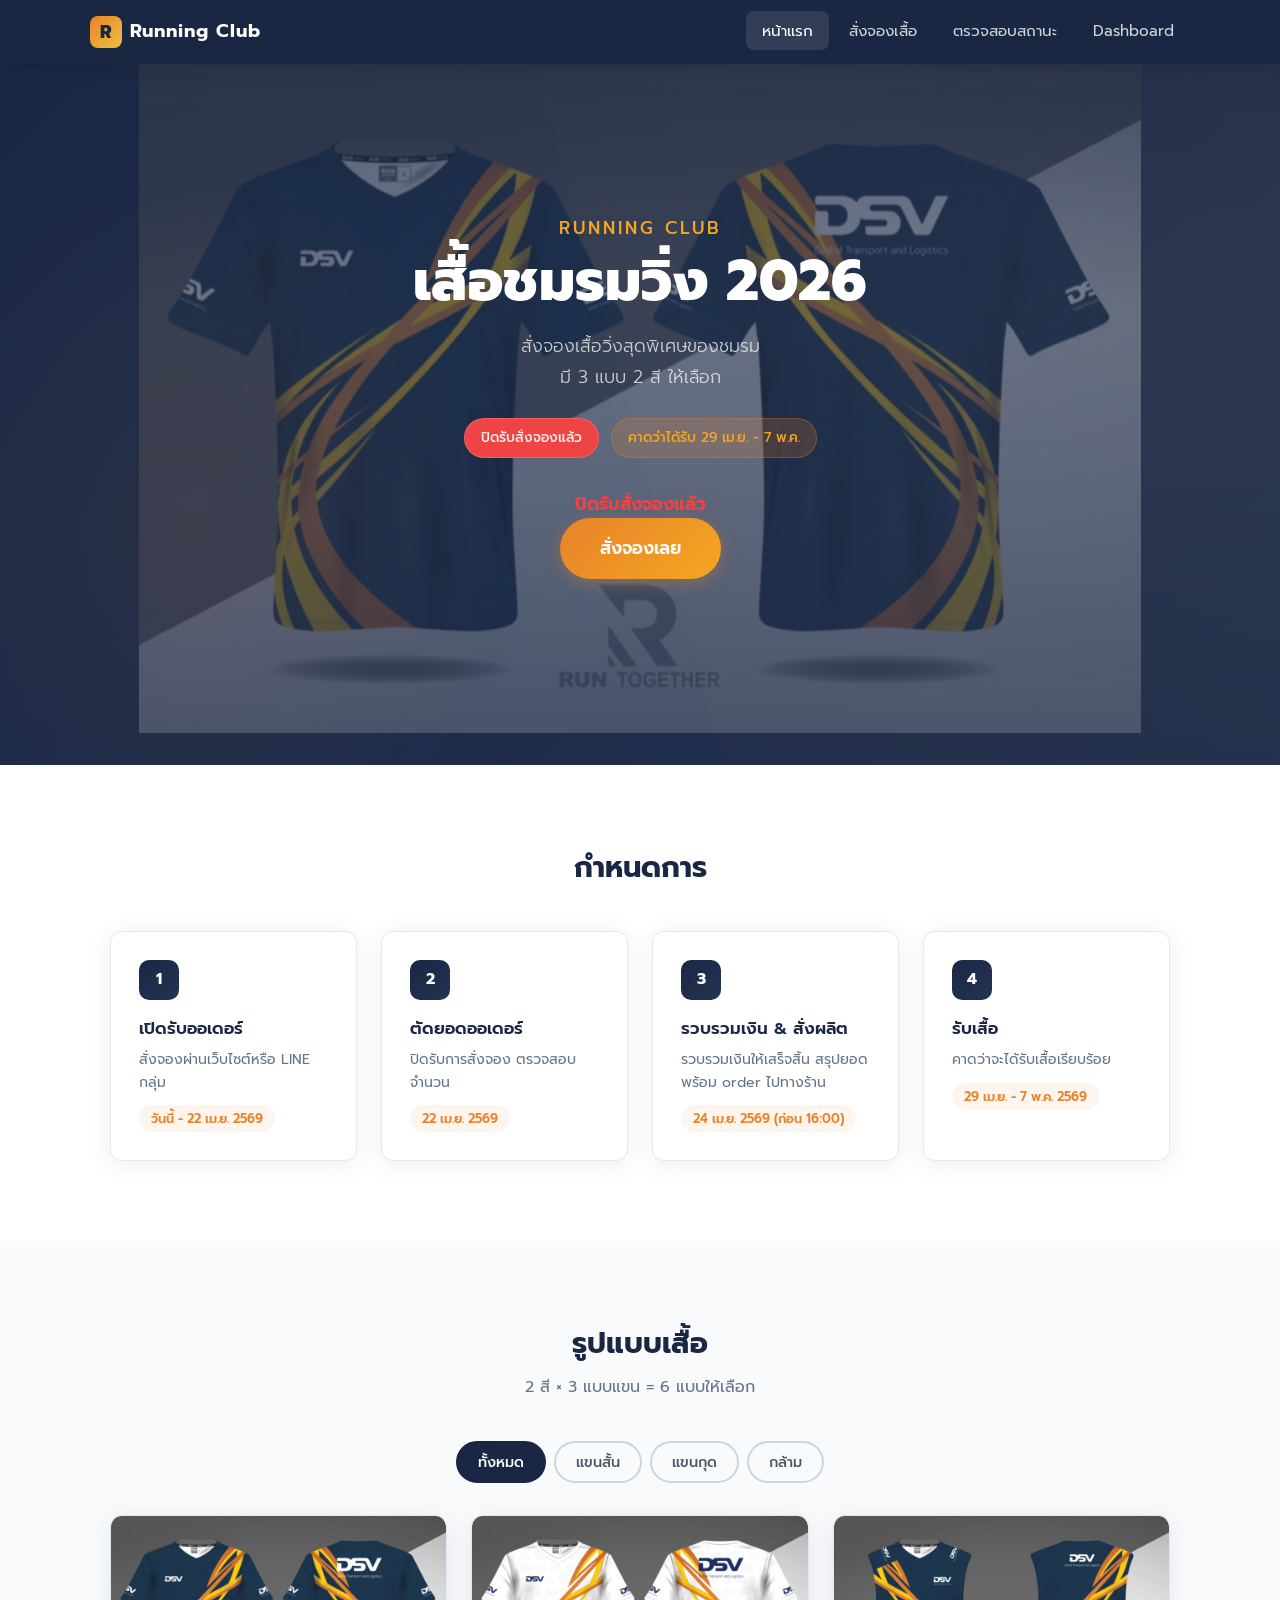
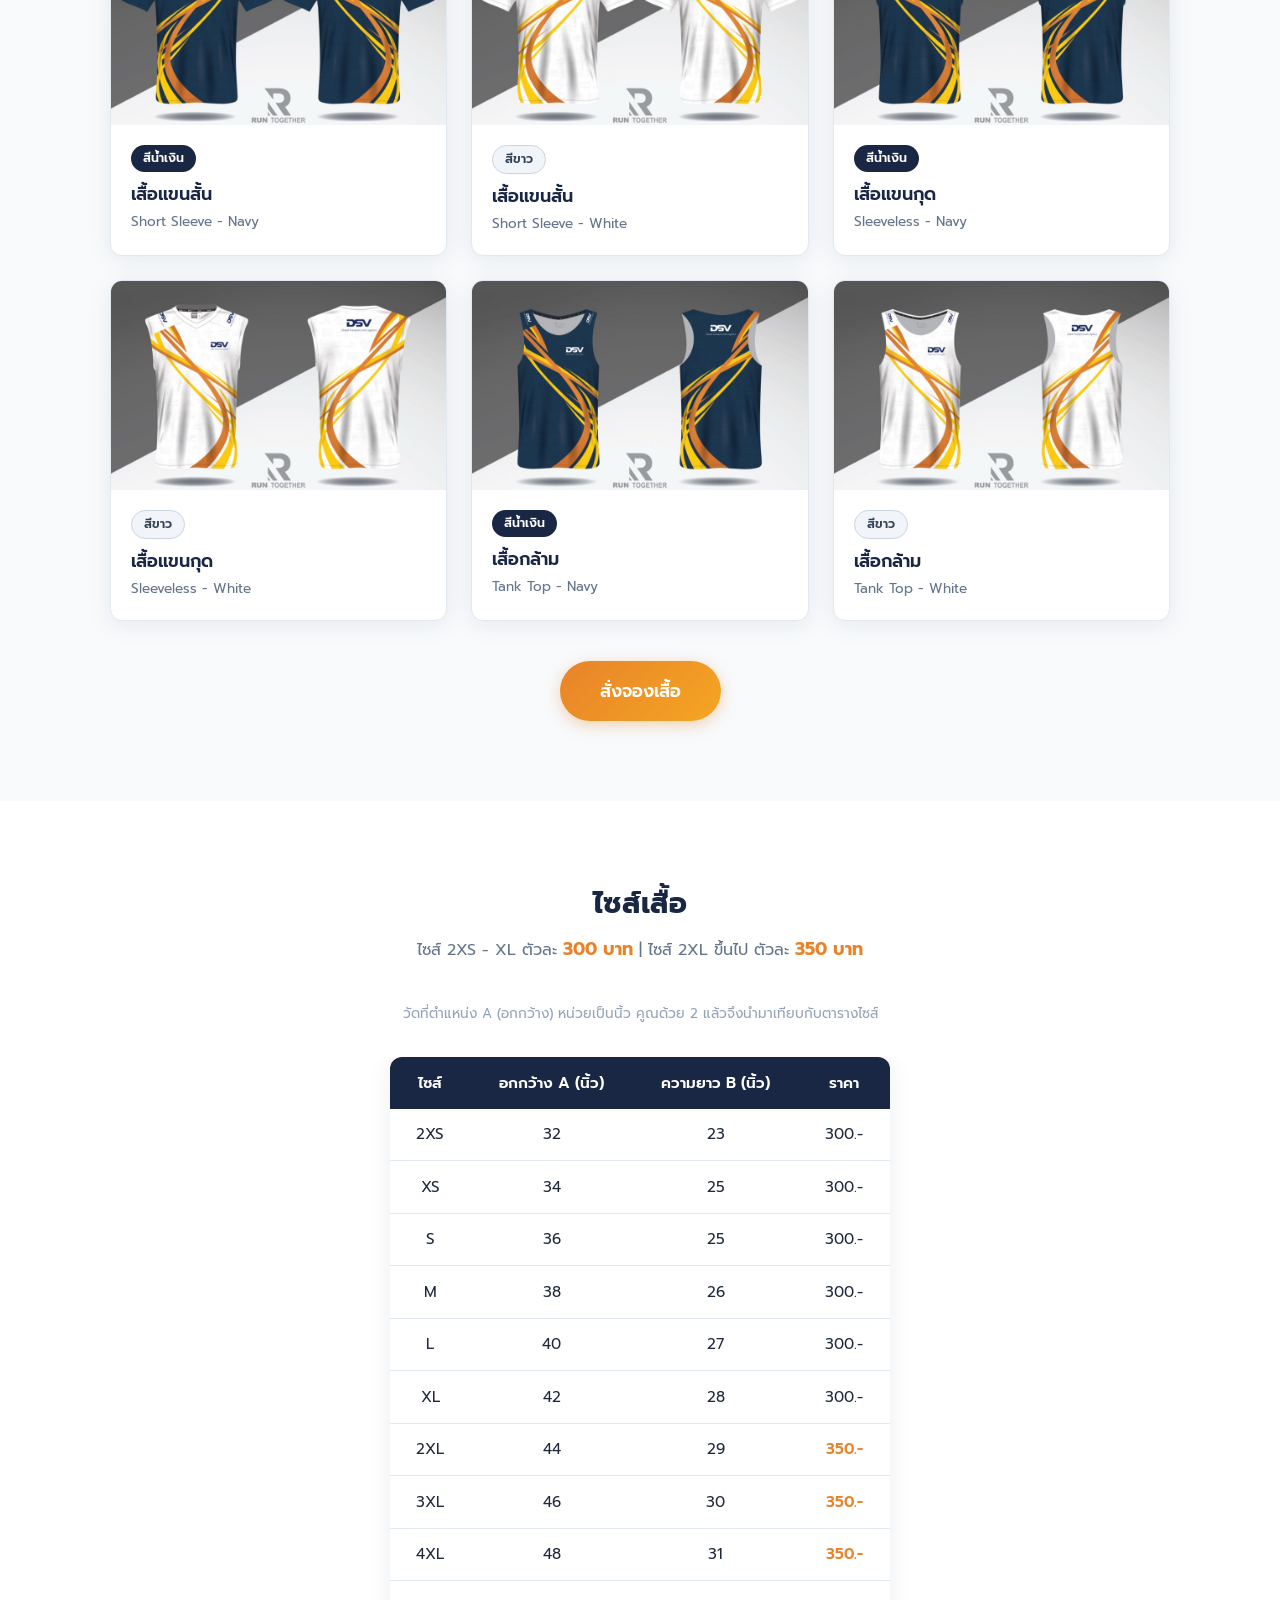
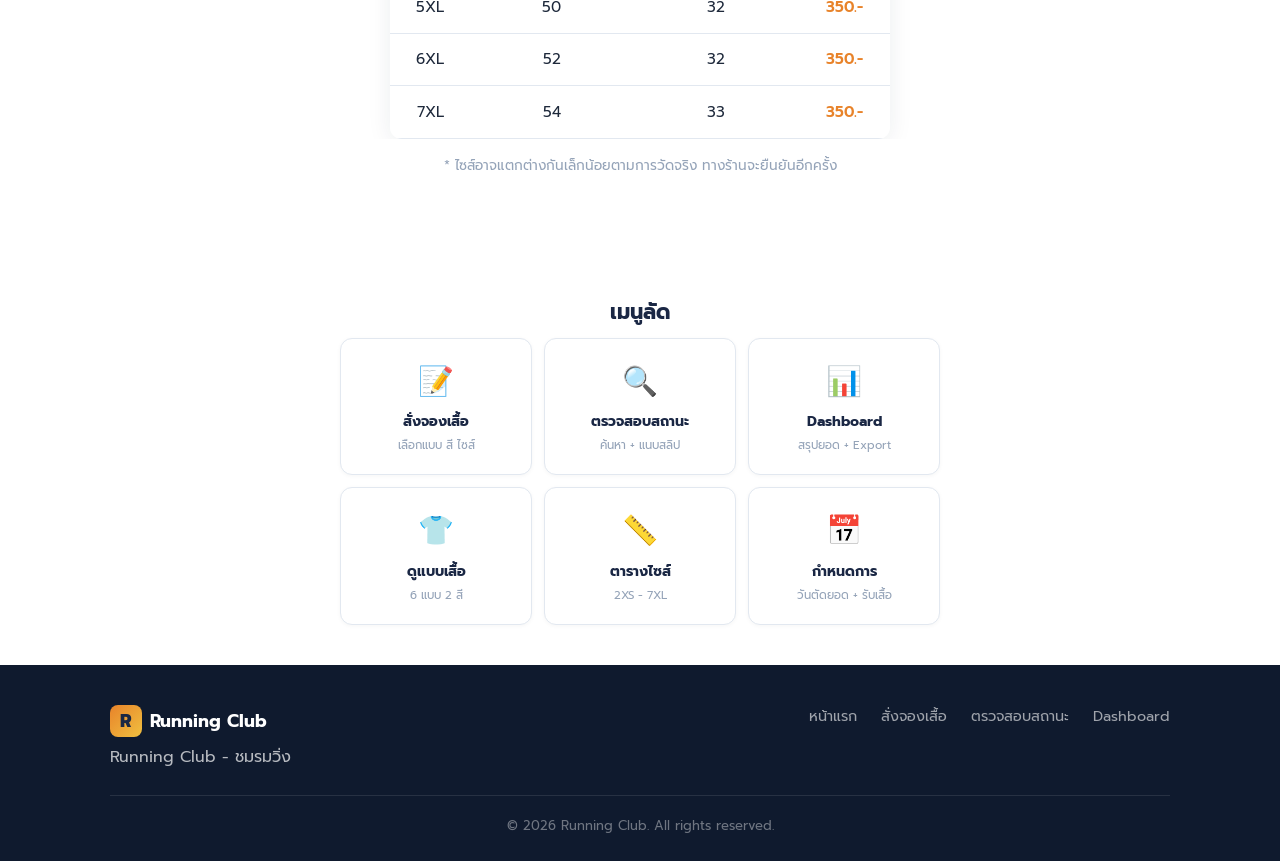
<file: index.html>
<!DOCTYPE html>
<html lang="th">
<head>
    <meta charset="UTF-8">
    <meta name="viewport" content="width=device-width, initial-scale=1.0">
    <title>Running Club - สั่งจองเสื้อชมรมวิ่ง</title>
    <meta name="description" content="สั่งจองเสื้อวิ่งชมรม Running Club — เลือกสี เลือกแบบ สั่งง่ายผ่านเว็บ">
    <meta property="og:title" content="Running Club - สั่งจองเสื้อชมรมวิ่ง">
    <meta property="og:description" content="สั่งจองเสื้อวิ่งชมรม Running Club — น้ำเงิน/ขาว, แขนสั้น/แขนกุด/กล้าม">
    <meta property="og:type" content="website">
    <meta name="theme-color" content="#1a2744">
    <link rel="icon" type="image/svg+xml" href="favicon.svg">
    <link rel="preconnect" href="https://fonts.googleapis.com">
    <link href="https://fonts.googleapis.com/css2?family=Prompt:wght@300;400;500;600;700;800&display=swap" rel="stylesheet">
    <link rel="stylesheet" href="style.css">
</head>
<body>
    <!-- Navigation -->
    <nav class="navbar">
        <div class="nav-container">
            <a href="index.html" class="nav-logo">
                <span class="logo-r">R</span> Running Club
            </a>
            <button class="nav-toggle" onclick="toggleMenu()">
                <span></span><span></span><span></span>
            </button>
            <ul class="nav-menu" id="navMenu">
                <li><a href="index.html" class="nav-link active">หน้าแรก</a></li>
                <li><a href="order.html" class="nav-link">สั่งจองเสื้อ</a></li>
                <li><a href="status.html" class="nav-link">ตรวจสอบสถานะ</a></li>
                <li><a href="dashboard.html" class="nav-link">Dashboard</a></li>
            </ul>
        </div>
    </nav>

    <!-- Hero Section -->
    <section class="hero">
        <div class="hero-slideshow" id="heroSlideshow">
            <img src="images/short-sleeve-navy.jpg" class="hero-slide active" alt="">
            <img src="images/short-sleeve-white.jpg" class="hero-slide" alt="">
            <img src="images/sleeveless-navy.jpg" class="hero-slide" alt="">
            <img src="images/sleeveless-white.jpg" class="hero-slide" alt="">
            <img src="images/tank-top-navy.jpg" class="hero-slide" alt="">
            <img src="images/tank-top-white.jpg" class="hero-slide" alt="">
        </div>
        <div class="hero-overlay"></div>
        <div class="hero-content">
            <h1 class="hero-title">
                <span class="hero-sub">Running Club</span>
                เสื้อชมรมวิ่ง 2026
            </h1>
            <p class="hero-desc">สั่งจองเสื้อวิ่งสุดพิเศษของชมรม<br>มี 3 แบบ 2 สี ให้เลือก</p>
            <div class="hero-badges">
                <span class="badge" id="heroBadgeCountdown">ตัดยอด 22 เม.ย. 2569</span>
                <span class="badge badge-accent">คาดว่าได้รับ 29 เม.ย. - 7 พ.ค.</span>
            </div>
            <div id="heroCountdownWrap" style="margin-top: 0.75rem;">
                <span style="font-size: 0.85rem; color: rgba(255,255,255,0.6);">เหลือเวลาสั่งจอง</span>
                <div class="countdown-timer" id="heroCountdown" style="font-size: 1.6rem;">--:--:--</div>
            </div>
            <a href="order.html" class="btn btn-primary btn-lg">สั่งจองเลย</a>
        </div>
    </section>

    <!-- Timeline Section -->
    <section class="section" id="timeline">
        <div class="container">
            <h2 class="section-title">กำหนดการ</h2>
            <div class="timeline">
                <div class="timeline-item">
                    <div class="timeline-icon">1</div>
                    <div class="timeline-content">
                        <h3>เปิดรับออเดอร์</h3>
                        <p>สั่งจองผ่านเว็บไซต์หรือ LINE กลุ่ม</p>
                        <span class="timeline-date">วันนี้ - 22 เม.ย. 2569</span>
                    </div>
                </div>
                <div class="timeline-item">
                    <div class="timeline-icon">2</div>
                    <div class="timeline-content">
                        <h3>ตัดยอดออเดอร์</h3>
                        <p>ปิดรับการสั่งจอง ตรวจสอบจำนวน</p>
                        <span class="timeline-date">22 เม.ย. 2569</span>
                    </div>
                </div>
                <div class="timeline-item">
                    <div class="timeline-icon">3</div>
                    <div class="timeline-content">
                        <h3>รวบรวมเงิน & สั่งผลิต</h3>
                        <p>รวบรวมเงินให้เสร็จสิ้น สรุปยอดพร้อม order ไปทางร้าน</p>
                        <span class="timeline-date">24 เม.ย. 2569 (ก่อน 16:00)</span>
                    </div>
                </div>
                <div class="timeline-item">
                    <div class="timeline-icon">4</div>
                    <div class="timeline-content">
                        <h3>รับเสื้อ</h3>
                        <p>คาดว่าจะได้รับเสื้อเรียบร้อย</p>
                        <span class="timeline-date">29 เม.ย. - 7 พ.ค. 2569</span>
                    </div>
                </div>
            </div>
        </div>
    </section>

    <!-- Products Section -->
    <section class="section section-dark" id="products">
        <div class="container">
            <h2 class="section-title">รูปแบบเสื้อ</h2>
            <p class="section-subtitle">2 สี &times; 3 แบบแขน = 6 แบบให้เลือก</p>

            <!-- Sleeve type tabs -->
            <div class="tab-group">
                <button class="tab active" onclick="filterProducts('all', this)">ทั้งหมด</button>
                <button class="tab" onclick="filterProducts('short-sleeve', this)">แขนสั้น</button>
                <button class="tab" onclick="filterProducts('sleeveless', this)">แขนกุด</button>
                <button class="tab" onclick="filterProducts('tank-top', this)">กล้าม</button>
            </div>

            <div class="product-grid" id="productGrid">
                <!-- Short Sleeve Navy -->
                <div class="product-card" data-type="short-sleeve">
                    <div class="product-image">
                        <img src="images/short-sleeve-navy.jpg" alt="เสื้อแขนสั้น สีน้ำเงิน" loading="lazy">
                    </div>
                    <div class="product-info">
                        <span class="product-badge navy">สีน้ำเงิน</span>
                        <h3>เสื้อแขนสั้น</h3>
                        <p>Short Sleeve - Navy</p>
                    </div>
                </div>

                <!-- Short Sleeve White -->
                <div class="product-card" data-type="short-sleeve">
                    <div class="product-image">
                        <img src="images/short-sleeve-white.jpg" alt="เสื้อแขนสั้น สีขาว" loading="lazy">
                    </div>
                    <div class="product-info">
                        <span class="product-badge white">สีขาว</span>
                        <h3>เสื้อแขนสั้น</h3>
                        <p>Short Sleeve - White</p>
                    </div>
                </div>

                <!-- Sleeveless Navy -->
                <div class="product-card" data-type="sleeveless">
                    <div class="product-image">
                        <img src="images/sleeveless-navy.jpg" alt="เสื้อแขนกุด สีน้ำเงิน" loading="lazy">
                    </div>
                    <div class="product-info">
                        <span class="product-badge navy">สีน้ำเงิน</span>
                        <h3>เสื้อแขนกุด</h3>
                        <p>Sleeveless - Navy</p>
                    </div>
                </div>

                <!-- Sleeveless White -->
                <div class="product-card" data-type="sleeveless">
                    <div class="product-image">
                        <img src="images/sleeveless-white.jpg" alt="เสื้อแขนกุด สีขาว" loading="lazy">
                    </div>
                    <div class="product-info">
                        <span class="product-badge white">สีขาว</span>
                        <h3>เสื้อแขนกุด</h3>
                        <p>Sleeveless - White</p>
                    </div>
                </div>

                <!-- Tank Top Navy -->
                <div class="product-card" data-type="tank-top">
                    <div class="product-image">
                        <img src="images/tank-top-navy.jpg" alt="เสื้อกล้าม สีน้ำเงิน" loading="lazy">
                    </div>
                    <div class="product-info">
                        <span class="product-badge navy">สีน้ำเงิน</span>
                        <h3>เสื้อกล้าม</h3>
                        <p>Tank Top - Navy</p>
                    </div>
                </div>

                <!-- Tank Top White -->
                <div class="product-card" data-type="tank-top">
                    <div class="product-image">
                        <img src="images/tank-top-white.jpg" alt="เสื้อกล้าม สีขาว" loading="lazy">
                    </div>
                    <div class="product-info">
                        <span class="product-badge white">สีขาว</span>
                        <h3>เสื้อกล้าม</h3>
                        <p>Tank Top - White</p>
                    </div>
                </div>
            </div>

            <div class="text-center" style="margin-top: 2.5rem;">
                <a href="order.html" class="btn btn-primary btn-lg">สั่งจองเสื้อ</a>
            </div>
        </div>
    </section>

    <!-- Size Guide Section -->
    <section class="section" id="sizes">
        <div class="container">
            <h2 class="section-title">ไซส์เสื้อ</h2>
            <p class="section-subtitle">ไซส์ 2XS - XL ตัวละ <strong style="color: var(--orange); font-size: 1.1em;">300 บาท</strong> | ไซส์ 2XL ขึ้นไป ตัวละ <strong style="color: var(--orange); font-size: 1.1em;">350 บาท</strong></p>
            <p class="size-note" style="margin-bottom: 1rem;">วัดที่ตำแหน่ง A (อกกว้าง) หน่วยเป็นนิ้ว คูณด้วย 2 แล้วจึงนำมาเทียบกับตารางไซส์</p>
            <div class="size-table-wrapper">
                <table class="size-table">
                    <thead>
                        <tr>
                            <th>ไซส์</th>
                            <th>อกกว้าง A (นิ้ว)</th>
                            <th>ความยาว B (นิ้ว)</th>
                            <th>ราคา</th>
                        </tr>
                    </thead>
                    <tbody>
                        <tr><td>2XS</td><td>32</td><td>23</td><td>300.-</td></tr>
                        <tr><td>XS</td><td>34</td><td>25</td><td>300.-</td></tr>
                        <tr><td>S</td><td>36</td><td>25</td><td>300.-</td></tr>
                        <tr><td>M</td><td>38</td><td>26</td><td>300.-</td></tr>
                        <tr><td>L</td><td>40</td><td>27</td><td>300.-</td></tr>
                        <tr><td>XL</td><td>42</td><td>28</td><td>300.-</td></tr>
                        <tr><td>2XL</td><td>44</td><td>29</td><td style="color: var(--orange); font-weight: 600;">350.-</td></tr>
                        <tr><td>3XL</td><td>46</td><td>30</td><td style="color: var(--orange); font-weight: 600;">350.-</td></tr>
                        <tr><td>4XL</td><td>48</td><td>31</td><td style="color: var(--orange); font-weight: 600;">350.-</td></tr>
                        <tr><td>5XL</td><td>50</td><td>32</td><td style="color: var(--orange); font-weight: 600;">350.-</td></tr>
                        <tr><td>6XL</td><td>52</td><td>32</td><td style="color: var(--orange); font-weight: 600;">350.-</td></tr>
                        <tr><td>7XL</td><td>54</td><td>33</td><td style="color: var(--orange); font-weight: 600;">350.-</td></tr>
                    </tbody>
                </table>
            </div>
            <p class="size-note">* ไซส์อาจแตกต่างกันเล็กน้อยตามการวัดจริง ทางร้านจะยืนยันอีกครั้ง</p>
        </div>
    </section>

    <!-- Quick Menu for Mobile Users -->
    <section class="section" id="menu" style="padding: 2.5rem 0;">
        <div class="container">
            <h2 class="section-title" style="font-size: 1.3rem;">เมนูลัด</h2>
            <div class="quick-menu-grid">
                <a href="order.html" class="quick-menu-card">
                    <span class="quick-menu-icon">&#128221;</span>
                    <span class="quick-menu-label">สั่งจองเสื้อ</span>
                    <span class="quick-menu-desc">เลือกแบบ สี ไซส์</span>
                </a>
                <a href="status.html" class="quick-menu-card">
                    <span class="quick-menu-icon">&#128269;</span>
                    <span class="quick-menu-label">ตรวจสอบสถานะ</span>
                    <span class="quick-menu-desc">ค้นหา + แนบสลิป</span>
                </a>
                <a href="dashboard.html" class="quick-menu-card">
                    <span class="quick-menu-icon">&#128202;</span>
                    <span class="quick-menu-label">Dashboard</span>
                    <span class="quick-menu-desc">สรุปยอด + Export</span>
                </a>
                <a href="#products" class="quick-menu-card">
                    <span class="quick-menu-icon">&#128085;</span>
                    <span class="quick-menu-label">ดูแบบเสื้อ</span>
                    <span class="quick-menu-desc">6 แบบ 2 สี</span>
                </a>
                <a href="#sizes" class="quick-menu-card">
                    <span class="quick-menu-icon">&#128207;</span>
                    <span class="quick-menu-label">ตารางไซส์</span>
                    <span class="quick-menu-desc">2XS - 7XL</span>
                </a>
                <a href="#timeline" class="quick-menu-card">
                    <span class="quick-menu-icon">&#128197;</span>
                    <span class="quick-menu-label">กำหนดการ</span>
                    <span class="quick-menu-desc">วันตัดยอด + รับเสื้อ</span>
                </a>
            </div>
        </div>
    </section>

    <!-- Footer -->
    <footer class="footer">
        <div class="container">
            <div class="footer-content">
                <div>
                    <div class="footer-logo"><span class="logo-r">R</span> Running Club</div>
                    <p>Running Club - ชมรมวิ่ง</p>
                </div>
                <div class="footer-links">
                    <a href="index.html">หน้าแรก</a>
                    <a href="order.html">สั่งจองเสื้อ</a>
                    <a href="status.html">ตรวจสอบสถานะ</a>
                    <a href="dashboard.html">Dashboard</a>
                </div>
            </div>
            <div class="footer-bottom">
                &copy; 2026 Running Club. All rights reserved.
            </div>
        </div>
    </footer>

    <script src="config.js"></script>
    <script src="app.js"></script>
    <script>
        // Hero countdown
        if (isOrderOpen()) {
            startCountdownTimer('heroCountdown', DEADLINE_ORDER, () => {
                document.getElementById('heroCountdownWrap').innerHTML = '<span style="color:#ef4444; font-weight:700;">ปิดรับสั่งจองแล้ว</span>';
                document.getElementById('heroBadgeCountdown').textContent = 'ปิดรับสั่งจองแล้ว';
                document.getElementById('heroBadgeCountdown').style.background = '#ef4444';
            });
        } else {
            document.getElementById('heroCountdownWrap').innerHTML = '<span style="color:#ef4444; font-weight:700; font-size:1.1rem;">ปิดรับสั่งจองแล้ว</span>';
            document.getElementById('heroBadgeCountdown').textContent = 'ปิดรับสั่งจองแล้ว';
            document.getElementById('heroBadgeCountdown').style.background = '#ef4444';
        }

        // Hero slideshow
        (function() {
            const slides = document.querySelectorAll('.hero-slide');
            let current = 0;
            setInterval(() => {
                slides[current].classList.remove('active');
                current = (current + 1) % slides.length;
                slides[current].classList.add('active');
            }, 4000);
        })();
    </script>
</body>
</html>
</file>
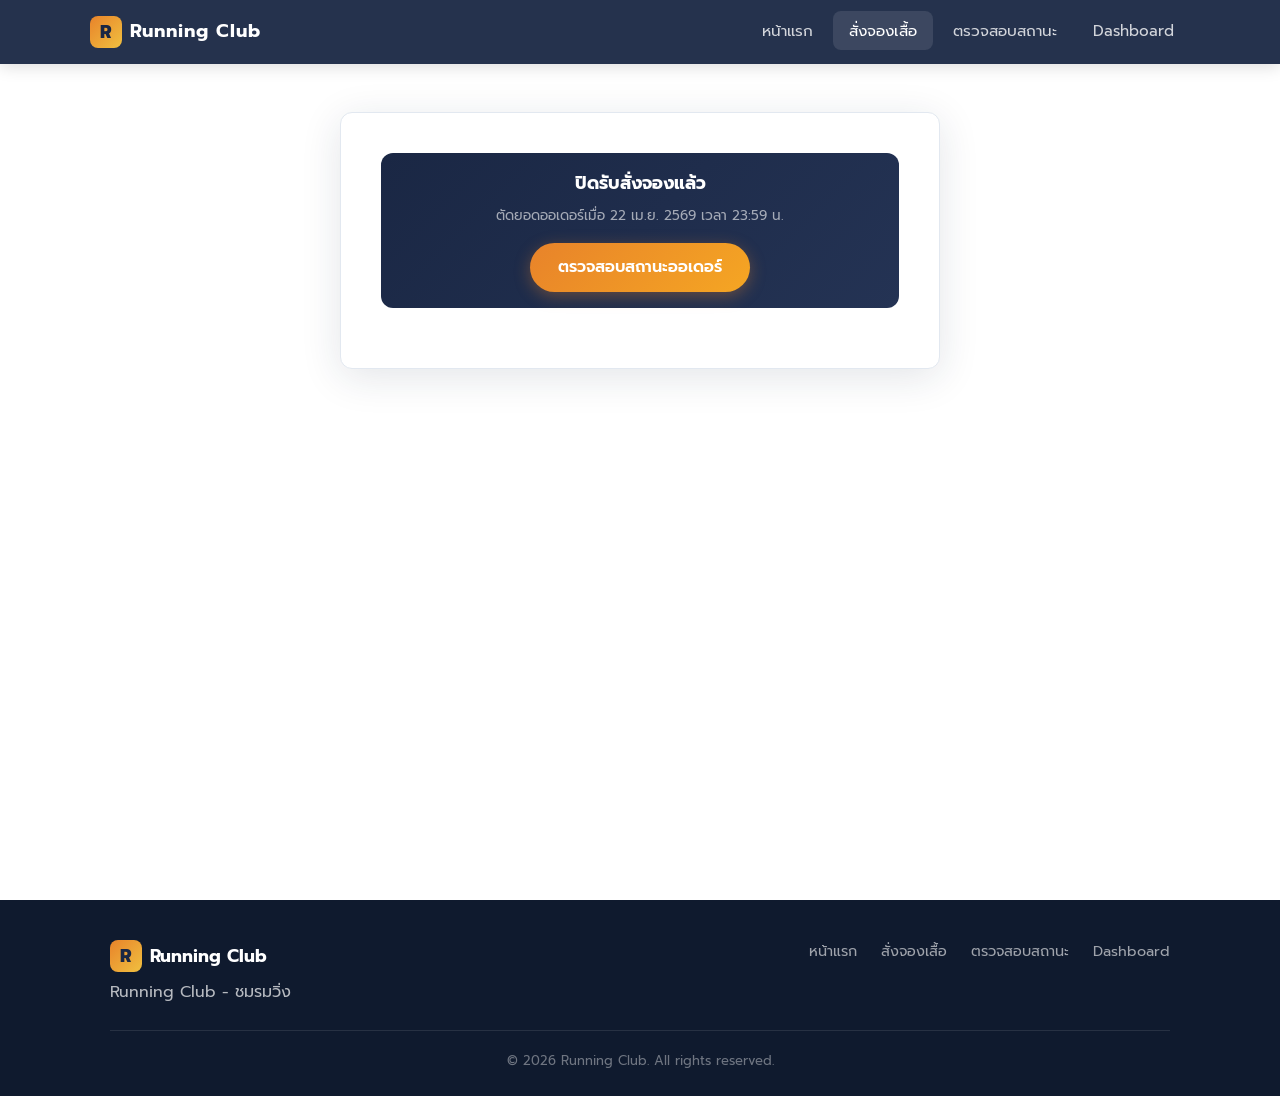
<file: order.html>
<!DOCTYPE html>
<html lang="th">
<head>
    <meta charset="UTF-8">
    <meta name="viewport" content="width=device-width, initial-scale=1.0">
    <title>สั่งจองเสื้อ - Running Club</title>
    <meta name="description" content="กรอกฟอร์มสั่งจองเสื้อวิ่ง Running Club — เลือกสี แบบแขน ไซส์ ง่ายๆ">
    <meta name="theme-color" content="#1a2744">
    <link rel="icon" type="image/svg+xml" href="favicon.svg">
    <link rel="preconnect" href="https://fonts.googleapis.com">
    <link href="https://fonts.googleapis.com/css2?family=Prompt:wght@300;400;500;600;700;800&display=swap" rel="stylesheet">
    <link rel="stylesheet" href="style.css">
</head>
<body>
    <!-- Navigation -->
    <nav class="navbar">
        <div class="nav-container">
            <a href="index.html" class="nav-logo">
                <span class="logo-r">R</span> Running Club
            </a>
            <button class="nav-toggle" onclick="toggleMenu()">
                <span></span><span></span><span></span>
            </button>
            <ul class="nav-menu" id="navMenu">
                <li><a href="index.html" class="nav-link">หน้าแรก</a></li>
                <li><a href="order.html" class="nav-link active">สั่งจองเสื้อ</a></li>
                <li><a href="status.html" class="nav-link">ตรวจสอบสถานะ</a></li>
                <li><a href="dashboard.html" class="nav-link">Dashboard</a></li>
            </ul>
        </div>
    </nav>

    <div class="form-page">
        <div class="form-container" style="max-width: 640px;">
            <!-- Order Form -->
            <div class="form-card" id="orderForm">
                <div class="form-header">
                    <h1>สั่งจองเสื้อชมรมวิ่ง</h1>
                    <p>เลือกเสื้อแต่ละแบบ แล้วกด "เพิ่มลงออเดอร์" ได้หลายรายการ</p>
                    <p style="font-size: 0.85rem; color: var(--orange); margin-top: 0.5rem;">ตัวละ 300 บาท (ไซส์ 2XL ขึ้นไป 350 บาท)</p>
                </div>

                <!-- Countdown -->
                <div class="countdown-banner" id="orderCountdownBanner">
                    <div class="countdown-banner-label">
                        <strong>เหลือเวลาสั่งจอง</strong>
                        ตัดยอด 22 เม.ย. 2569 เวลา 23:59 น.
                    </div>
                    <div class="countdown-timer" id="orderCountdown">--:--:--</div>
                </div>

                <!-- ===== STEP 1: ข้อมูลผู้สั่ง ===== -->
                <div class="form-section-label">ข้อมูลผู้สั่ง</div>

                <div class="form-group">
                    <label>ชื่อ - นามสกุล <span class="required">*</span></label>
                    <input type="text" class="form-control" id="name" placeholder="เช่น ชยุตพงศ์" required>
                </div>
                <div class="form-group">
                    <label>เบอร์โทรศัพท์ <span class="required">*</span></label>
                    <input type="tel" class="form-control" id="phone"
                           placeholder="เช่น 0812345678"
                           inputmode="numeric"
                           required>
                    <span class="form-hint" id="phoneHint"></span>
                </div>

                <!-- ===== STEP 2: เลือกเสื้อ ===== -->
                <div class="form-section-label" style="margin-top: 1.5rem;">เลือกเสื้อที่ต้องการ</div>

                <!-- Color -->
                <div class="form-group">
                    <label>สีเสื้อ</label>
                    <div class="color-options">
                        <div class="color-option">
                            <input type="radio" name="addColor" id="addColorNavy" value="น้ำเงิน" checked>
                            <label for="addColorNavy">
                                <span class="color-swatch swatch-navy"></span>
                                น้ำเงิน
                            </label>
                        </div>
                        <div class="color-option">
                            <input type="radio" name="addColor" id="addColorWhite" value="ขาว">
                            <label for="addColorWhite">
                                <span class="color-swatch swatch-white"></span>
                                ขาว
                            </label>
                        </div>
                    </div>
                </div>

                <!-- Collar Type -->
                <div class="form-group">
                    <label>แบบคอเสื้อ</label>
                    <div class="sleeve-options" id="collarOptions">
                        <button type="button" class="sleeve-btn active" data-value="คอวี">คอวี</button>
                        <button type="button" class="sleeve-btn" data-value="คอกลม">คอกลม</button>
                    </div>
                </div>

                <!-- Sleeve Type -->
                <div class="form-group">
                    <label>แบบแขนเสื้อ</label>
                    <div class="sleeve-options" id="sleeveOptions">
                        <button type="button" class="sleeve-btn active" data-value="แขนสั้น">แขนสั้น</button>
                        <button type="button" class="sleeve-btn" data-value="แขนกุด">แขนกุด</button>
                        <button type="button" class="sleeve-btn" data-value="กล้าม">กล้าม</button>
                    </div>
                </div>

                <!-- Preview Image -->
                <div class="form-group" id="previewImageGroup">
                    <div style="border-radius: var(--radius-sm); overflow: hidden; border: 1px solid var(--gray-200);">
                        <img id="previewImage" src="images/short-sleeve-navy.jpg" alt="ตัวอย่างเสื้อ" style="width: 100%; display: block;">
                    </div>
                </div>

                <!-- Size + Quantity + Add button -->
                <div class="form-group">
                    <label>ไซส์ และ จำนวน</label>
                    <div class="add-item-row">
                        <select class="form-control" id="addSize" style="flex: 1;">
                            <option value="2XS">2XS (อก 32" / ยาว 23")</option>
                            <option value="XS">XS (อก 34" / ยาว 25")</option>
                            <option value="S">S (อก 36" / ยาว 25")</option>
                            <option value="M" selected>M (อก 38" / ยาว 26")</option>
                            <option value="L">L (อก 40" / ยาว 27")</option>
                            <option value="XL">XL (อก 42" / ยาว 28")</option>
                            <option value="2XL">2XL (อก 44" / ยาว 29")</option>
                            <option value="3XL">3XL (อก 46" / ยาว 30")</option>
                            <option value="4XL">4XL (อก 48" / ยาว 31")</option>
                            <option value="5XL">5XL (อก 50" / ยาว 32")</option>
                            <option value="6XL">6XL (อก 52" / ยาว 32")</option>
                            <option value="7XL">7XL (อก 54" / ยาว 33")</option>
                        </select>
                        <div class="qty-mini">
                            <button type="button" class="qty-btn" onclick="changeAddQty(-1)">-</button>
                            <span id="addQty">1</span>
                            <button type="button" class="qty-btn qty-btn-plus" onclick="changeAddQty(1)">+</button>
                        </div>
                    </div>
                </div>

                <button type="button" class="btn btn-add-item" onclick="addItemToCart()">
                    + เพิ่มลงออเดอร์
                </button>

                <!-- ===== STEP 3: ตะกร้า ===== -->
                <div id="cartSection" style="display: none;">
                    <div class="form-section-label" style="margin-top: 1.5rem;">
                        รายการที่เลือก
                        <span class="cart-count" id="cartCount">0</span>
                    </div>
                    <div id="cartList" class="cart-list"></div>
                    <div class="cart-total" id="cartTotal"></div>
                </div>

                <!-- Submit -->
                <div class="form-submit" id="submitSection" style="display: none;">
                    <button type="button" class="btn btn-primary btn-lg" id="submitBtn" onclick="submitOrder()">
                        ยืนยันการจอง
                    </button>
                </div>
            </div>

            <!-- Success Message -->
            <div class="form-card success-message" id="successMsg">
                <div class="success-icon">&#10003;</div>
                <h2>จองเสื้อสำเร็จ!</h2>
                <p>ระบบบันทึกออเดอร์ของคุณเรียบร้อยแล้ว</p>
                <div id="successSummary" style="margin-top: 1rem; font-size: 0.9rem; color: var(--gray-400);"></div>

                <!-- Upload Slip Section -->
                <div class="slip-upload-section" id="slipSection" style="display:none;">
                    <!-- Payment countdown -->
                    <div class="countdown-banner" style="margin-top:1.25rem;" id="paymentCountdownBanner">
                        <div class="countdown-banner-label">
                            <strong>เหลือเวลาแจ้งชำระเงิน</strong>
                            ภายใน 24 เม.ย. 2569 ก่อน 16:00 น.
                        </div>
                        <div class="countdown-timer" id="paymentCountdown">--:--:--</div>
                    </div>
                    <div class="form-section-label">แนบสลิปการโอนเงิน</div>
                    <div style="background: var(--gray-100); border: 1px solid var(--gray-200); border-radius: 8px; padding: 0.85rem 1rem; margin-bottom: 0.75rem; text-align: center;">
                        <p style="font-size: 0.82rem; color: var(--gray-400); margin: 0 0 0.35rem;">โอนเงินมาที่</p>
                        <p style="font-size: 0.95rem; font-weight: 700; color: var(--navy); margin: 0;">ธนาคารกสิกรไทย</p>
                        <p style="font-size: 1.1rem; font-weight: 700; color: var(--orange); margin: 0.2rem 0; letter-spacing: 1px;">011-8-07795-4</p>
                        <p style="font-size: 0.88rem; color: var(--navy); margin: 0;">ชยุตพงศ์ มากมนตรีศรีสุข</p>
                    </div>
                    <p style="font-size: 0.82rem; color: var(--gray-400); margin-bottom: 0.75rem;">อัพโหลดภาพสลิปเพื่อยืนยันการชำระเงิน (รูปจะถูกย่อขนาดอัตโนมัติ)</p>
                    <div class="slip-upload-area" id="slipDropArea" onclick="document.getElementById('slipInput').click()">
                        <input type="file" id="slipInput" accept="image/*" style="display:none" onchange="previewSlip(this)">
                        <div id="slipPreview" class="slip-preview-empty">
                            <span style="font-size: 2rem;">&#128247;</span>
                            <span>คลิกเพื่อเลือกรูปสลิป</span>
                        </div>
                    </div>
                    <button type="button" class="btn btn-primary" id="uploadSlipBtn" style="margin-top: 0.75rem; width: 100;" onclick="doUploadSlip()" disabled>
                        อัพโหลดสลิป
                    </button>
                </div>

                <p style="font-size: 0.85rem; color: var(--gray-400); margin-top: 1rem;">
                    ตัดยอด: 22 เม.ย. 2569 | รวบรวมเงิน: 24 เม.ย. (ก่อน 16:00)<br>
                    คาดว่าจะได้รับเสื้อ: 29 เม.ย. - 7 พ.ค. 2569
                </p>
                <div style="margin-top: 1.5rem; display: flex; gap: 0.75rem; justify-content: center; flex-wrap: wrap;">
                    <a href="order.html" class="btn btn-primary">สั่งจองเพิ่ม</a>
                    <a href="status.html" class="btn btn-outline">ตรวจสอบสถานะ</a>
                    <a href="dashboard.html" class="btn btn-outline">ดู Dashboard</a>
                </div>
            </div>
        </div>
    </div>

    <!-- Footer -->
    <footer class="footer">
        <div class="container">
            <div class="footer-content">
                <div>
                    <div class="footer-logo"><span class="logo-r">R</span> Running Club</div>
                    <p>Running Club - ชมรมวิ่ง</p>
                </div>
                <div class="footer-links">
                    <a href="index.html">หน้าแรก</a>
                    <a href="order.html">สั่งจองเสื้อ</a>
                    <a href="status.html">ตรวจสอบสถานะ</a>
                    <a href="dashboard.html">Dashboard</a>
                </div>
            </div>
            <div class="footer-bottom">
                &copy; 2026 Running Club. All rights reserved.
            </div>
        </div>
    </footer>

    <script src="config.js"></script>
    <script src="app.js"></script>
    <script>
        // ใช้ getPriceForSize() จาก app.js

        // Image map
        const imageMap = {
            'น้ำเงิน-แขนสั้น': 'images/short-sleeve-navy.jpg',
            'ขาว-แขนสั้น': 'images/short-sleeve-white.jpg',
            'น้ำเงิน-แขนกุด': 'images/sleeveless-navy.jpg',
            'ขาว-แขนกุด': 'images/sleeveless-white.jpg',
            'น้ำเงิน-กล้าม': 'images/tank-top-navy.jpg',
            'ขาว-กล้าม': 'images/tank-top-white.jpg'
        };

        // Sleeve label map for display
        const sleeveLabelShort = { 'แขนสั้น': 'แขนสั้น', 'แขนกุด': 'แขนกุด', 'กล้าม': 'กล้าม' };

        // Cart items
        let cart = [];
        let addQty = 1;
        let selectedCollar = 'คอวี';
        let selectedSleeve = 'แขนสั้น';

        // ===== Collar Buttons =====
        document.querySelectorAll('#collarOptions .sleeve-btn').forEach(btn => {
            btn.addEventListener('click', () => {
                document.querySelectorAll('#collarOptions .sleeve-btn').forEach(b => b.classList.remove('active'));
                btn.classList.add('active');
                selectedCollar = btn.dataset.value;
            });
        });

        // ===== Sleeve Buttons =====
        document.querySelectorAll('#sleeveOptions .sleeve-btn').forEach(btn => {
            btn.addEventListener('click', () => {
                document.querySelectorAll('#sleeveOptions .sleeve-btn').forEach(b => b.classList.remove('active'));
                btn.classList.add('active');
                selectedSleeve = btn.dataset.value;
                updatePreviewImage();
            });
        });

        // ===== Color change =====
        document.querySelectorAll('input[name="addColor"]').forEach(r => {
            r.addEventListener('change', updatePreviewImage);
        });

        function getSelectedColor() {
            return document.querySelector('input[name="addColor"]:checked').value;
        }

        function updatePreviewImage() {
            const key = getSelectedColor() + '-' + selectedSleeve;
            const src = imageMap[key];
            if (src) document.getElementById('previewImage').src = src;
        }

        // ===== Add Qty =====
        function changeAddQty(delta) {
            addQty = Math.max(1, Math.min(20, addQty + delta));
            document.getElementById('addQty').textContent = addQty;
        }

        // ===== Phone validation =====
        const phoneInput = document.getElementById('phone');
        phoneInput.addEventListener('input', function() {
            this.value = this.value.replace(/[^0-9]/g, '');
            const hint = document.getElementById('phoneHint');
            const phone = this.value;
            if (phone.length === 0) {
                hint.textContent = '';
                hint.className = 'form-hint';
            } else if (!/^0[0-9]{8,9}$/.test(phone)) {
                hint.textContent = 'กรุณากรอกเบอร์โทรที่ขึ้นต้นด้วย 0 และมี 9-10 หลัก';
                hint.className = 'form-hint hint-error';
            } else {
                hint.textContent = 'เบอร์โทรถูกต้อง';
                hint.className = 'form-hint hint-success';
            }
        });

        // ===== Add Item to Cart =====
        function addItemToCart() {
            const color = getSelectedColor();
            const collar = selectedCollar;
            const sleeve = selectedSleeve;
            const size = document.getElementById('addSize').value;
            const qty = addQty;

            // Check duplicate — if exists, add quantity
            const key = `${color}|${collar}|${sleeve}|${size}`;
            const existing = cart.find(c => c.key === key);
            if (existing) {
                existing.quantity = Math.min(20, existing.quantity + qty);
                // Reset qty
                addQty = 1;
                document.getElementById('addQty').textContent = 1;
                renderCart();
                showToast(`เพิ่มจำนวน ${color} ${collar} ${sleeve} ไซส์ ${size} เป็น ${existing.quantity} ตัว`);
                return;
            }

            cart.push({ key, color, collar_type: collar, sleeve_type: sleeve, size, quantity: qty });

            // Reset qty
            addQty = 1;
            document.getElementById('addQty').textContent = 1;

            renderCart();
            showToast(`เพิ่ม ${color} ${collar} ${sleeve} ไซส์ ${size} x${qty} แล้ว`);
        }

        // ===== Remove Item from Cart =====
        function removeItem(index) {
            const item = cart[index];
            cart.splice(index, 1);
            renderCart();
            showToast(`ลบ ${item.color} ${item.sleeve_type} ไซส์ ${item.size} แล้ว`, 'warning');
        }

        // ===== Render Cart =====
        function renderCart() {
            const section = document.getElementById('cartSection');
            const list = document.getElementById('cartList');
            const totalEl = document.getElementById('cartTotal');
            const countEl = document.getElementById('cartCount');
            const submitSection = document.getElementById('submitSection');

            if (cart.length === 0) {
                section.style.display = 'none';
                submitSection.style.display = 'none';
                return;
            }

            section.style.display = 'block';
            submitSection.style.display = 'block';
            countEl.textContent = cart.length;

            const totalQty = cart.reduce((s, c) => s + c.quantity, 0);
            const totalPrice = cart.reduce((s, c) => s + c.quantity * getPriceForSize(c.size), 0);

            list.innerHTML = cart.map((item, i) => {
                const imgKey = item.color + '-' + item.sleeve_type;
                const imgSrc = imageMap[imgKey] || '';
                const colorClass = item.color === 'น้ำเงิน' ? 'badge-navy' : 'badge-white-color';
                const unitPrice = getPriceForSize(item.size);
                const priceTag = PLUS_SIZES.includes(item.size) ? `<small style="opacity:0.7">@${unitPrice}</small> ` : '';
                return `
                <div class="cart-item">
                    <img class="cart-item-img" src="${imgSrc}" alt="">
                    <div class="cart-item-info">
                        <div class="cart-item-title">
                            <span class="badge-sm ${colorClass}">${item.color}</span>
                            ${item.collar_type || 'คอวี'} ${item.sleeve_type}
                        </div>
                        <div class="cart-item-detail">
                            ไซส์ <strong>${item.size}</strong> &times; ${item.quantity} ตัว
                            <span class="cart-item-price">${priceTag}${(item.quantity * unitPrice).toLocaleString()} บาท</span>
                        </div>
                    </div>
                    <button type="button" class="cart-item-remove" onclick="removeItem(${i})" title="ลบ">&times;</button>
                </div>`;
            }).join('');

            totalEl.innerHTML = `
                <div class="cart-total-row">
                    <span>รวม ${totalQty} ตัว</span>
                    <span class="cart-total-price">${totalPrice.toLocaleString()} บาท</span>
                </div>
            `;
        }

        // ===== Submit Order =====
        async function submitOrder() {
            const name = document.getElementById('name').value.trim();
            const phone = phoneInput.value;

            if (!name) {
                showToast('กรุณากรอกชื่อ-นามสกุล', 'error');
                document.getElementById('name').focus();
                return;
            }
            if (!/^0[0-9]{8,9}$/.test(phone)) {
                showToast('กรุณากรอกเบอร์โทรให้ถูกต้อง (ขึ้นต้นด้วย 0, 9-10 หลัก)', 'error');
                phoneInput.focus();
                return;
            }
            if (cart.length === 0) {
                showToast('กรุณาเพิ่มเสื้ออย่างน้อย 1 รายการ', 'error');
                return;
            }

            const btn = document.getElementById('submitBtn');
            btn.disabled = true;
            btn.textContent = 'กำลังบันทึก...';

            const totalQty = cart.reduce((s, c) => s + c.quantity, 0);
            const items = cart.map(c => ({
                color: c.color,
                collar_type: c.collar_type,
                sleeve_type: c.sleeve_type,
                size: c.size,
                quantity: c.quantity,
            }));

            const data = {
                name,
                phone,
                items,
                total_quantity: totalQty,
                total_price: calculateItemsTotal(items),
            };

            let savedToCloud = false;
            let savedOrderId = null;
            try {
                if (isSupabaseConfigured()) {
                    const result = await supabaseFetch('orders', { method: 'POST', body: data, returnData: true });
                    savedToCloud = true;
                    if (result && result[0]) savedOrderId = result[0].id;
                }
            } catch (err) {
                console.warn('Supabase save failed:', err);
            }

            // localStorage backup
            const localData = { ...data, timestamp: new Date().toISOString() };
            const orders = JSON.parse(localStorage.getItem('dsv_orders') || '[]');
            orders.push(localData);
            localStorage.setItem('dsv_orders', JSON.stringify(orders));

            // Success summary
            document.getElementById('successSummary').innerHTML = `
                <strong>${name}</strong> | ${phone}<br>
                ${items.map(it => `${it.color} ${it.collar_type} ${it.sleeve_type} ไซส์ ${it.size} x${it.quantity}`).join('<br>')}
                <br><strong>รวม ${totalQty} ตัว = ${calculateItemsTotal(items).toLocaleString()} บาท</strong>
            `;

            document.getElementById('orderForm').style.display = 'none';
            document.getElementById('successMsg').classList.add('show');

            // Show slip upload if saved to cloud
            if (savedOrderId && isPaymentOpen()) {
                window._currentOrderId = savedOrderId;
                document.getElementById('slipSection').style.display = 'block';
                startCountdownTimer('paymentCountdown', DEADLINE_PAYMENT);
            }

            if (savedToCloud) {
                showToast('จองเสื้อสำเร็จ! ข้อมูลบันทึกเรียบร้อย');
            } else {
                showToast('จองเสื้อสำเร็จ! (บันทึกสำรองในเครื่อง)', 'warning');
            }
        }

        // ===== Slip Upload =====
        function previewSlip(input) {
            const file = input.files[0];
            if (!file) return;
            const preview = document.getElementById('slipPreview');
            const reader = new FileReader();
            reader.onload = (e) => {
                preview.innerHTML = `<img src="${e.target.result}" alt="สลิป" style="max-width:100%; max-height:300px; border-radius:8px;">`;
                document.getElementById('uploadSlipBtn').disabled = false;
            };
            reader.readAsDataURL(file);
        }

        async function doUploadSlip() {
            const file = document.getElementById('slipInput').files[0];
            const orderId = window._currentOrderId;
            if (!file || !orderId) return;

            const btn = document.getElementById('uploadSlipBtn');
            btn.disabled = true;
            btn.textContent = 'กำลังอัพโหลด...';

            try {
                const slipUrl = await uploadSlip(file, orderId);
                // Update order with slip URL + status
                await supabaseFetch('orders', {
                    method: 'PATCH',
                    filters: { 'id': `eq.${orderId}` },
                    body: { slip_url: slipUrl, status: 'แจ้งชำระค่าเสื้อ', slip_uploaded_at: new Date().toISOString() },
                });
                btn.textContent = 'อัพโหลดสำเร็จ!';
                btn.style.background = '#22c55e';
                showToast('อัพโหลดสลิปสำเร็จ! รอ admin ตรวจสอบ');
            } catch (err) {
                console.error('Upload failed:', err);
                btn.disabled = false;
                btn.textContent = 'ลองอีกครั้ง';
                showToast('อัพโหลดไม่สำเร็จ — ลองใหม่อีกครั้ง', 'error');
            }
        }

        // Init
        updatePreviewImage();

        // Countdown + lock
        if (!isOrderOpen()) {
            document.getElementById('orderForm').innerHTML = `
                <div class="countdown-banner" style="justify-content:center;">
                    <div style="text-align:center;">
                        <div class="countdown-banner-label"><strong style="font-size:1.1rem;">ปิดรับสั่งจองแล้ว</strong></div>
                        <p style="color:rgba(255,255,255,0.6); font-size:0.85rem; margin-top:0.5rem;">ตัดยอดออเดอร์เมื่อ 22 เม.ย. 2569 เวลา 23:59 น.</p>
                        <a href="status.html" class="btn btn-primary" style="margin-top:1rem;">ตรวจสอบสถานะออเดอร์</a>
                    </div>
                </div>`;
        } else {
            startCountdownTimer('orderCountdown', DEADLINE_ORDER, () => {
                location.reload();
            });
        }
    </script>
</body>
</html>
</file>
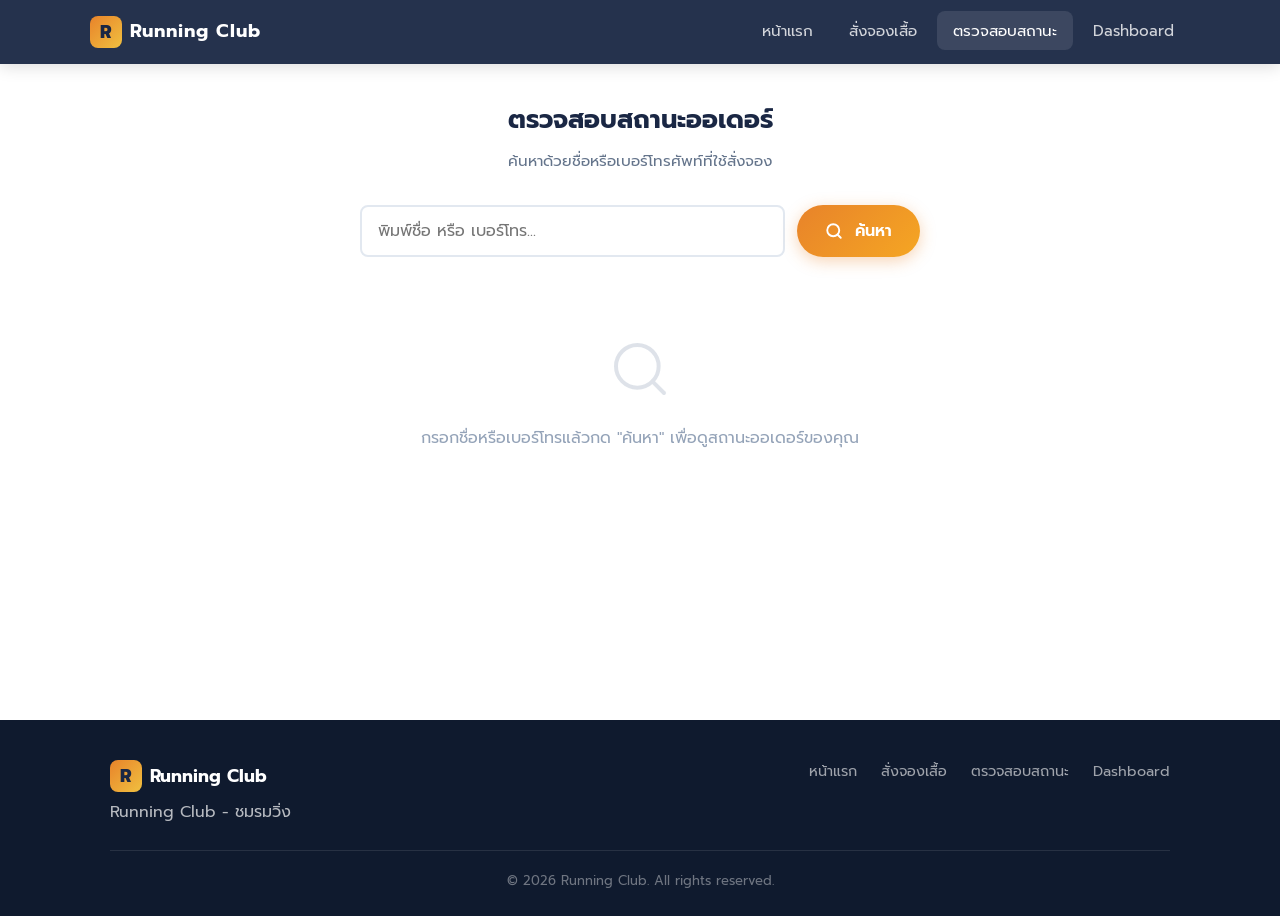
<file: status.html>
<!DOCTYPE html>
<html lang="th">
<head>
    <meta charset="UTF-8">
    <meta name="viewport" content="width=device-width, initial-scale=1.0">
    <title>ตรวจสอบสถานะ - Running Club</title>
    <meta name="description" content="ตรวจสอบสถานะออเดอร์เสื้อวิ่ง Running Club และแนบสลิปการชำระเงิน">
    <meta name="theme-color" content="#1a2744">
    <link rel="icon" type="image/svg+xml" href="favicon.svg">
    <link rel="preconnect" href="https://fonts.googleapis.com">
    <link href="https://fonts.googleapis.com/css2?family=Prompt:wght@300;400;500;600;700;800&display=swap" rel="stylesheet">
    <link rel="stylesheet" href="style.css">
    <style>
        /* Status page specific styles */
        .search-section {
            max-width: 560px;
            margin: 0 auto 2rem;
        }
        .search-box {
            display: flex;
            gap: 0.75rem;
        }
        .search-box .form-control {
            flex: 1;
        }
        .search-box .btn {
            white-space: nowrap;
        }

        .results-area {
            max-width: 800px;
            margin: 0 auto;
        }
        .results-empty {
            text-align: center;
            padding: 3rem 1rem;
            color: var(--gray-400);
        }
        .results-empty svg {
            width: 64px;
            height: 64px;
            margin-bottom: 1rem;
            opacity: 0.3;
        }

        .order-card {
            background: #fff;
            border: 1px solid var(--gray-200);
            border-radius: 12px;
            padding: 1.5rem;
            margin-bottom: 1.25rem;
            box-shadow: 0 1px 4px rgba(0,0,0,0.06);
            transition: border-color 0.2s;
        }
        .order-card:hover {
            border-color: var(--orange);
        }

        .order-card-header {
            display: flex;
            justify-content: space-between;
            align-items: flex-start;
            gap: 1rem;
            margin-bottom: 1rem;
            flex-wrap: wrap;
        }
        .order-card-header h3 {
            font-size: 1.1rem;
            font-weight: 600;
            margin: 0;
            color: var(--navy);
        }
        .order-card-header .order-meta {
            font-size: 0.85rem;
            color: var(--gray-400);
            margin-top: 0.25rem;
        }
        .order-card-header .order-meta span {
            margin-right: 1rem;
        }

        .order-items {
            display: flex;
            flex-direction: column;
            gap: 0.5rem;
            margin-bottom: 1rem;
        }
        .order-item-row {
            display: flex;
            align-items: center;
            gap: 0.75rem;
            background: var(--gray-100);
            border-radius: 8px;
            padding: 0.5rem 0.75rem;
        }
        .order-item-img {
            width: 48px;
            height: 48px;
            border-radius: 6px;
            object-fit: cover;
            flex-shrink: 0;
        }
        .order-item-info {
            flex: 1;
            font-size: 0.9rem;
        }
        .order-item-info .item-label {
            color: var(--navy);
            font-weight: 500;
        }
        .order-item-info .item-detail {
            color: var(--gray-400);
            font-size: 0.82rem;
        }
        .order-item-qty {
            font-weight: 600;
            color: var(--orange);
            white-space: nowrap;
        }

        .order-card-footer {
            display: flex;
            justify-content: space-between;
            align-items: center;
            gap: 1rem;
            flex-wrap: wrap;
            padding-top: 1rem;
            border-top: 1px solid var(--gray-200);
        }
        .order-total {
            font-size: 1.1rem;
            font-weight: 700;
            color: var(--orange);
        }

        /* Slip area */
        .slip-section {
            margin-top: 1rem;
            padding-top: 1rem;
            border-top: 1px solid var(--gray-200);
        }
        .slip-section-title {
            font-size: 0.85rem;
            font-weight: 500;
            color: var(--gray-400);
            margin-bottom: 0.75rem;
        }
        .slip-upload-area {
            border: 2px dashed var(--gray-300);
            border-radius: 10px;
            padding: 1.5rem;
            text-align: center;
            cursor: pointer;
            transition: border-color 0.2s, background 0.2s;
            position: relative;
            overflow: hidden;
            background: var(--gray-100);
        }
        .slip-upload-area:hover {
            border-color: var(--orange);
            background: rgba(232, 131, 42, 0.05);
        }
        .slip-upload-area.uploading {
            pointer-events: none;
            opacity: 0.6;
        }
        .slip-preview-empty svg {
            width: 40px;
            height: 40px;
            margin-bottom: 0.5rem;
            opacity: 0.4;
        }
        .slip-preview-empty p {
            margin: 0;
            color: var(--gray-400);
            font-size: 0.85rem;
        }
        .slip-preview-empty .slip-hint {
            font-size: 0.75rem;
            margin-top: 0.25rem;
        }
        .slip-upload-area input[type="file"] {
            position: absolute;
            inset: 0;
            opacity: 0;
            cursor: pointer;
        }

        .slip-preview-img {
            max-width: 260px;
            max-height: 340px;
            border-radius: 8px;
            margin: 0 auto 0.75rem;
            display: block;
        }
        .slip-actions {
            display: flex;
            gap: 0.5rem;
            justify-content: center;
            flex-wrap: wrap;
        }

        .slip-paid {
            display: flex;
            align-items: center;
            gap: 0.5rem;
            justify-content: center;
            margin-top: 0.5rem;
        }
        .slip-paid .check-icon {
            width: 24px;
            height: 24px;
            color: #22c55e;
        }
        .slip-paid span {
            color: #22c55e;
            font-weight: 600;
            font-size: 0.9rem;
        }

        .btn-sm {
            padding: 0.4rem 1rem;
            font-size: 0.82rem;
            border-radius: 50px;
        }
        .btn-change-slip {
            background: var(--gray-100);
            color: var(--gray-400);
            border: 1px solid var(--gray-300);
            position: relative;
            overflow: hidden;
        }
        .btn-change-slip:hover {
            background: var(--gray-200);
        }
        .btn-change-slip input[type="file"] {
            position: absolute;
            inset: 0;
            opacity: 0;
            cursor: pointer;
        }

        .loading-spinner {
            display: inline-block;
            width: 20px;
            height: 20px;
            border: 2px solid var(--gray-200);
            border-top-color: var(--orange);
            border-radius: 50%;
            animation: spin 0.7s linear infinite;
            margin-right: 0.5rem;
            vertical-align: middle;
        }
        @keyframes spin {
            to { transform: rotate(360deg); }
        }

        @media (max-width: 600px) {
            .search-box {
                flex-direction: column;
            }
            .order-card-header {
                flex-direction: column;
                gap: 0.5rem;
            }
            .order-card-footer {
                flex-direction: column;
                align-items: flex-start;
            }
        }
    </style>
</head>
<body>
    <!-- Navigation -->
    <nav class="navbar">
        <div class="nav-container">
            <a href="index.html" class="nav-logo">
                <span class="logo-r">R</span> Running Club
            </a>
            <button class="nav-toggle" onclick="toggleMenu()">
                <span></span><span></span><span></span>
            </button>
            <ul class="nav-menu" id="navMenu">
                <li><a href="index.html" class="nav-link">หน้าแรก</a></li>
                <li><a href="order.html" class="nav-link">สั่งจองเสื้อ</a></li>
                <li><a href="status.html" class="nav-link active">ตรวจสอบสถานะ</a></li>
                <li><a href="dashboard.html" class="nav-link">Dashboard</a></li>
            </ul>
        </div>
    </nav>

    <!-- Main Content -->
    <section class="form-page" style="padding-top: 100px; min-height: 80vh;">
        <div class="container">
            <div class="form-header" style="text-align: center; margin-bottom: 2rem;">
                <h1>ตรวจสอบสถานะออเดอร์</h1>
                <p>ค้นหาด้วยชื่อหรือเบอร์โทรศัพท์ที่ใช้สั่งจอง</p>
            </div>

            <!-- Search Form -->
            <div class="search-section">
                <div class="search-box">
                    <input type="text" id="searchInput" class="form-control" placeholder="พิมพ์ชื่อ หรือ เบอร์โทร..." autocomplete="off">
                    <button class="btn btn-primary" onclick="searchOrders()" id="searchBtn">
                        <svg width="18" height="18" viewBox="0 0 24 24" fill="none" stroke="currentColor" stroke-width="2.5" stroke-linecap="round" stroke-linejoin="round" style="vertical-align: middle; margin-right: 4px;"><circle cx="11" cy="11" r="8"/><line x1="21" y1="21" x2="16.65" y2="16.65"/></svg>
                        ค้นหา
                    </button>
                </div>
            </div>

            <!-- Results Area -->
            <div class="results-area" id="resultsArea">
                <div class="results-empty" id="resultsEmpty">
                    <svg viewBox="0 0 24 24" fill="none" stroke="currentColor" stroke-width="1.5" stroke-linecap="round" stroke-linejoin="round">
                        <circle cx="11" cy="11" r="8"/><line x1="21" y1="21" x2="16.65" y2="16.65"/>
                    </svg>
                    <p>กรอกชื่อหรือเบอร์โทรแล้วกด "ค้นหา" เพื่อดูสถานะออเดอร์ของคุณ</p>
                </div>
                <div id="resultsCards" style="display: none;"></div>
            </div>
        </div>
    </section>

    <!-- Footer -->
    <footer class="footer">
        <div class="container">
            <div class="footer-content">
                <div>
                    <div class="footer-logo"><span class="logo-r">R</span> Running Club</div>
                    <p>Running Club - ชมรมวิ่ง</p>
                </div>
                <div class="footer-links">
                    <a href="index.html">หน้าแรก</a>
                    <a href="order.html">สั่งจองเสื้อ</a>
                    <a href="status.html">ตรวจสอบสถานะ</a>
                    <a href="dashboard.html">Dashboard</a>
                </div>
            </div>
            <div class="footer-bottom">&copy; 2026 Running Club. All rights reserved.</div>
        </div>
    </footer>

    <script src="config.js"></script>
    <script src="app.js"></script>
    <script>
        // ใช้ getPriceForSize() + calculateItemsTotal() จาก app.js

        const imageMap = {
            'น้ำเงิน-แขนสั้น': 'images/short-sleeve-navy.jpg',
            'ขาว-แขนสั้น': 'images/short-sleeve-white.jpg',
            'น้ำเงิน-แขนกุด': 'images/sleeveless-navy.jpg',
            'ขาว-แขนกุด': 'images/sleeveless-white.jpg',
            'น้ำเงิน-กล้าม': 'images/tank-top-navy.jpg',
            'ขาว-กล้าม': 'images/tank-top-white.jpg',
        };

        // Enter key triggers search
        document.getElementById('searchInput').addEventListener('keydown', (e) => {
            if (e.key === 'Enter') searchOrders();
        });

        // Auto-search from URL param ?q=name
        (function() {
            const params = new URLSearchParams(window.location.search);
            const q = params.get('q');
            if (q) {
                document.getElementById('searchInput').value = q;
                searchOrders();
            }
        })();

        async function searchOrders() {
            const term = document.getElementById('searchInput').value.trim();
            if (!term) {
                showToast('กรุณากรอกชื่อหรือเบอร์โทร', 'error');
                return;
            }

            if (!isSupabaseConfigured()) {
                showToast('ยังไม่ได้ตั้งค่า Supabase', 'error');
                return;
            }

            const btn = document.getElementById('searchBtn');
            btn.disabled = true;
            btn.innerHTML = '<span class="loading-spinner"></span>กำลังค้นหา...';

            try {
                const url = `${SUPABASE_URL}/rest/v1/orders?select=*&or=(name.ilike.*${encodeURIComponent(term)}*,phone.ilike.*${encodeURIComponent(term)}*)&order=created_at.desc`;
                const token = getAuthToken() || SUPABASE_ANON_KEY;
                const res = await fetch(url, {
                    headers: {
                        'apikey': SUPABASE_ANON_KEY,
                        'Authorization': `Bearer ${token}`,
                    },
                });

                if (!res.ok) throw new Error(`Search failed: ${res.status}`);
                const orders = await res.json();
                renderResults(orders);
            } catch (err) {
                console.error(err);
                showToast('เกิดข้อผิดพลาดในการค้นหา: ' + err.message, 'error');
            } finally {
                btn.disabled = false;
                btn.innerHTML = `<svg width="18" height="18" viewBox="0 0 24 24" fill="none" stroke="currentColor" stroke-width="2.5" stroke-linecap="round" stroke-linejoin="round" style="vertical-align: middle; margin-right: 4px;"><circle cx="11" cy="11" r="8"/><line x1="21" y1="21" x2="16.65" y2="16.65"/></svg>ค้นหา`;
            }
        }

        function renderResults(orders) {
            const emptyEl = document.getElementById('resultsEmpty');
            const cardsEl = document.getElementById('resultsCards');

            if (!orders || orders.length === 0) {
                emptyEl.style.display = '';
                emptyEl.innerHTML = `
                    <svg viewBox="0 0 24 24" fill="none" stroke="currentColor" stroke-width="1.5" stroke-linecap="round" stroke-linejoin="round">
                        <circle cx="12" cy="12" r="10"/><line x1="15" y1="9" x2="9" y2="15"/><line x1="9" y1="9" x2="15" y2="15"/>
                    </svg>
                    <p>ไม่พบออเดอร์ที่ตรงกับการค้นหา</p>
                    <p style="font-size: 0.8rem; margin-top: 0.5rem;">ลองตรวจสอบชื่อหรือเบอร์โทรอีกครั้ง</p>
                `;
                cardsEl.style.display = 'none';
                return;
            }

            emptyEl.style.display = 'none';
            cardsEl.style.display = '';
            cardsEl.innerHTML = orders.map(order => renderOrderCard(order)).join('');
            // Start payment countdowns for each order card
            orders.forEach(o => {
                const el = document.getElementById(`payCountdown-${o.id}`);
                if (el) startCountdownTimer(`payCountdown-${o.id}`, DEADLINE_PAYMENT);
            });
        }

        function renderOrderCard(order) {
            const status = order.status || 'รับออเดอร์';
            const items = order.items || [];
            const date = order.created_at ? new Date(order.created_at).toLocaleDateString('th-TH', {
                year: 'numeric', month: 'short', day: 'numeric', hour: '2-digit', minute: '2-digit'
            }) : '-';

            // Calculate total
            let totalQty = 0;
            items.forEach(item => totalQty += (item.quantity || 1));
            const totalPrice = calculateItemsTotal(items);

            // Render item rows
            const itemsHtml = items.map(item => {
                const key = `${item.color}-${item.sleeve_type}`;
                const img = imageMap[key] || 'images/short-sleeve-navy.jpg';
                const collarLabel = item.collar_type ? ` / ${item.collar_type}` : '';
                return `
                    <div class="order-item-row">
                        <img src="${img}" alt="${item.color} ${item.sleeve_type}" class="order-item-img">
                        <div class="order-item-info">
                            <div class="item-label">${item.color || '-'}${collarLabel} / ${item.sleeve_type || '-'}</div>
                            <div class="item-detail">ไซส์ ${item.size || '-'}</div>
                        </div>
                        <div class="order-item-qty">x${item.quantity || 1}</div>
                    </div>
                `;
            }).join('');

            // Fallback for old schema (single item per order)
            const fallbackItemHtml = items.length === 0 && order.color ? (() => {
                const key = `${order.color}-${order.sleeve_type}`;
                const img = imageMap[key] || 'images/short-sleeve-navy.jpg';
                const qty = order.quantity || 1;
                const collarLabel = order.collar_type ? ` / ${order.collar_type}` : '';
                return `
                    <div class="order-item-row">
                        <img src="${img}" alt="${order.color} ${order.sleeve_type}" class="order-item-img">
                        <div class="order-item-info">
                            <div class="item-label">${order.color}${collarLabel} / ${order.sleeve_type || '-'}</div>
                            <div class="item-detail">ไซส์ ${order.size || '-'}</div>
                        </div>
                        <div class="order-item-qty">x${qty}</div>
                    </div>
                `;
            })() : '';

            const finalTotalPrice = items.length === 0 && order.color
                ? (order.quantity || 1) * getPriceForSize(order.size || 'M')
                : totalPrice;

            // Slip section
            const slipHtml = renderSlipSection(order, status);

            return `
                <div class="order-card" data-order-id="${order.id}">
                    <div class="order-card-header">
                        <div>
                            <h3>${escapeHtml(order.name || '-')}</h3>
                            <div class="order-meta">
                                ${order.phone ? `<span>Tel: ${escapeHtml(order.phone)}</span>` : ''}
                                <span>Order #${order.id}</span>
                                <span>${date}</span>
                            </div>
                        </div>
                        <div>${statusBadge(status)}</div>
                    </div>
                    <div class="order-items">
                        ${itemsHtml || fallbackItemHtml}
                    </div>
                    <div class="order-card-footer">
                        <div class="order-total">รวม ${finalTotalPrice.toLocaleString()} บาท</div>
                    </div>
                    ${slipHtml}
                </div>
            `;
        }

        function renderSlipSection(order, status) {
            const orderId = order.id;

            if (status === 'ชำระแล้ว') {
                // Paid - show slip with green check
                return `
                    <div class="slip-section">
                        <div class="slip-section-title">หลักฐานการชำระเงิน</div>
                        ${order.slip_url ? `<img src="${order.slip_url}" alt="สลิปการชำระเงิน" class="slip-preview-img">` : ''}
                        <div class="slip-paid">
                            <svg class="check-icon" viewBox="0 0 24 24" fill="none" stroke="currentColor" stroke-width="2.5" stroke-linecap="round" stroke-linejoin="round"><path d="M22 11.08V12a10 10 0 1 1-5.93-9.14"/><polyline points="22 4 12 14.01 9 11.01"/></svg>
                            <span>ตรวจสอบแล้ว - ชำระเงินเรียบร้อย</span>
                        </div>
                    </div>
                `;
            }

            if (status === 'แจ้งชำระค่าเสื้อ') {
                // Slip uploaded - show slip + change button
                return `
                    <div class="slip-section">
                        <div class="slip-section-title">หลักฐานการชำระเงิน (รอตรวจสอบ)</div>
                        ${order.slip_url ? `<img src="${order.slip_url}" alt="สลิปการชำระเงิน" class="slip-preview-img">` : ''}
                        <div class="slip-actions">
                            <label class="btn btn-sm btn-change-slip">
                                เปลี่ยนสลิป
                                <input type="file" accept="image/*" onchange="handleSlipUpload(this, ${orderId})">
                            </label>
                        </div>
                    </div>
                `;
            }

            // Default: รับออเดอร์ - show upload area (check deadline)
            if (!isPaymentOpen()) {
                return `
                    <div class="slip-section">
                        <div class="slip-section-title" style="color:#ef4444;">หมดเวลาแจ้งชำระเงินแล้ว</div>
                        <p style="font-size:0.82rem; color:var(--gray-400);">ตัดยอดแจ้งชำระเมื่อ 24 เม.ย. 2569 เวลา 16:00 น.</p>
                    </div>
                `;
            }
            return `
                <div class="slip-section">
                    <div class="countdown-banner" style="margin-bottom:0.75rem;">
                        <div class="countdown-banner-label"><strong>เหลือเวลาแจ้งชำระเงิน</strong>ภายใน 24 เม.ย. 2569 ก่อน 16:00 น.</div>
                        <div class="countdown-timer" id="payCountdown-${orderId}">--:--:--</div>
                    </div>
                    <div class="slip-section-title">แนบสลิปการชำระเงิน</div>
                    <div style="background: var(--gray-100); border: 1px solid var(--gray-200); border-radius: 8px; padding: 0.85rem 1rem; margin-bottom: 0.75rem; text-align: center;">
                        <p style="font-size: 0.82rem; color: var(--gray-400); margin: 0 0 0.35rem;">โอนเงินมาที่</p>
                        <p style="font-size: 0.95rem; font-weight: 700; color: var(--navy); margin: 0;">ธนาคารกสิกรไทย</p>
                        <p style="font-size: 1.1rem; font-weight: 700; color: var(--orange); margin: 0.2rem 0; letter-spacing: 1px;">011-8-07795-4</p>
                        <p style="font-size: 0.88rem; color: var(--navy); margin: 0;">ชยุตพงศ์ มากมนตรีศรีสุข</p>
                    </div>
                    <div class="slip-upload-area" id="slipArea-${orderId}">
                        <div class="slip-preview-empty">
                            <svg viewBox="0 0 24 24" fill="none" stroke="currentColor" stroke-width="1.5" stroke-linecap="round" stroke-linejoin="round">
                                <path d="M21 15v4a2 2 0 0 1-2 2H5a2 2 0 0 1-2-2v-4"/>
                                <polyline points="17 8 12 3 7 8"/>
                                <line x1="12" y1="3" x2="12" y2="15"/>
                            </svg>
                            <p>คลิกเพื่ออัปโหลดสลิปการโอนเงิน</p>
                            <p class="slip-hint">รองรับไฟล์ภาพ JPG, PNG, WEBP</p>
                        </div>
                        <input type="file" accept="image/*" onchange="handleSlipUpload(this, ${orderId})">
                    </div>
                </div>
            `;
        }

        async function handleSlipUpload(input, orderId) {
            const file = input.files[0];
            if (!file) return;

            if (!file.type.startsWith('image/')) {
                showToast('กรุณาเลือกไฟล์รูปภาพเท่านั้น', 'error');
                input.value = '';
                return;
            }

            // Find the upload area and show uploading state
            const area = input.closest('.slip-upload-area') || input.closest('.slip-section');
            if (area && area.classList.contains('slip-upload-area')) {
                area.classList.add('uploading');
                area.querySelector('.slip-preview-empty').innerHTML = `
                    <span class="loading-spinner"></span>
                    <p>กำลังอัปโหลดสลิป...</p>
                `;
            }

            try {
                // Upload slip image
                const slipUrl = await uploadSlip(file, orderId);

                // Update order status and slip_url
                const token = getAuthToken() || SUPABASE_ANON_KEY;
                const patchUrl = `${SUPABASE_URL}/rest/v1/orders?id=eq.${orderId}`;
                const patchRes = await fetch(patchUrl, {
                    method: 'PATCH',
                    headers: {
                        'apikey': SUPABASE_ANON_KEY,
                        'Authorization': `Bearer ${token}`,
                        'Content-Type': 'application/json',
                        'Prefer': 'return=minimal',
                    },
                    body: JSON.stringify({
                        slip_url: slipUrl,
                        status: 'แจ้งชำระค่าเสื้อ',
                        slip_uploaded_at: new Date().toISOString(),
                    }),
                });

                if (!patchRes.ok) throw new Error('อัปเดตสถานะไม่สำเร็จ');

                showToast('อัปโหลดสลิปเรียบร้อยแล้ว!', 'success');

                // Re-search to refresh display
                searchOrders();
            } catch (err) {
                console.error(err);
                showToast('อัปโหลดสลิปไม่สำเร็จ: ' + err.message, 'error');

                // Reset upload area
                if (area && area.classList.contains('slip-upload-area')) {
                    area.classList.remove('uploading');
                    area.querySelector('.slip-preview-empty').innerHTML = `
                        <svg viewBox="0 0 24 24" fill="none" stroke="currentColor" stroke-width="1.5" stroke-linecap="round" stroke-linejoin="round" style="width:40px;height:40px;margin-bottom:0.5rem;opacity:0.4;">
                            <path d="M21 15v4a2 2 0 0 1-2 2H5a2 2 0 0 1-2-2v-4"/>
                            <polyline points="17 8 12 3 7 8"/>
                            <line x1="12" y1="3" x2="12" y2="15"/>
                        </svg>
                        <p>คลิกเพื่ออัปโหลดสลิปการโอนเงิน</p>
                        <p class="slip-hint">รองรับไฟล์ภาพ JPG, PNG, WEBP</p>
                    `;
                }
            }

            input.value = '';
        }

        function escapeHtml(str) {
            const div = document.createElement('div');
            div.textContent = str;
            return div.innerHTML;
        }
    </script>
</body>
</html>
</file>
<file: style.css>
/* ===== Running Club - Global Styles ===== */
:root {
    --navy: #1a2744;
    --navy-light: #243352;
    --navy-dark: #0f1a2e;
    --orange: #e8832a;
    --orange-light: #f5a623;
    --gold: #f0c040;
    --white: #ffffff;
    --gray-50: #f8fafc;
    --gray-100: #f1f5f9;
    --gray-200: #e2e8f0;
    --gray-300: #cbd5e1;
    --gray-400: #94a3b8;
    --gray-500: #64748b;
    --gray-600: #475569;
    --gray-700: #334155;
    --gray-800: #1e293b;
    --radius: 12px;
    --radius-sm: 8px;
    --shadow: 0 4px 24px rgba(26, 39, 68, 0.08);
    --shadow-lg: 0 8px 40px rgba(26, 39, 68, 0.12);
    --transition: all 0.3s cubic-bezier(0.4, 0, 0.2, 1);
}

* {
    margin: 0;
    padding: 0;
    box-sizing: border-box;
}

html {
    scroll-behavior: smooth;
}

body {
    font-family: 'Prompt', sans-serif;
    color: var(--gray-800);
    background: var(--white);
    line-height: 1.6;
    -webkit-font-smoothing: antialiased;
}

.container {
    max-width: 1100px;
    margin: 0 auto;
    padding: 0 1.25rem;
}

/* ===== Navbar ===== */
.navbar {
    position: fixed;
    top: 0;
    left: 0;
    right: 0;
    z-index: 1000;
    background: rgba(26, 39, 68, 0.95);
    backdrop-filter: blur(12px);
    -webkit-backdrop-filter: blur(12px);
    padding: 0 1.25rem;
    box-shadow: 0 2px 16px rgba(0,0,0,0.15);
}

.nav-container {
    max-width: 1100px;
    margin: 0 auto;
    display: flex;
    align-items: center;
    justify-content: space-between;
    height: 64px;
}

.nav-logo {
    font-weight: 700;
    font-size: 1.15rem;
    color: var(--white);
    text-decoration: none;
    letter-spacing: 1px;
    display: flex;
    align-items: center;
    gap: 0.5rem;
}

.logo-r {
    display: inline-flex;
    align-items: center;
    justify-content: center;
    width: 32px;
    height: 32px;
    background: linear-gradient(135deg, var(--orange), var(--gold));
    color: var(--navy);
    font-weight: 800;
    font-size: 1.1rem;
    border-radius: 8px;
}

.nav-menu {
    display: flex;
    list-style: none;
    gap: 0.25rem;
}

.nav-link {
    color: rgba(255,255,255,0.8);
    text-decoration: none;
    font-size: 0.95rem;
    font-weight: 400;
    padding: 0.5rem 1rem;
    border-radius: var(--radius-sm);
    transition: var(--transition);
}

.nav-link:hover,
.nav-link.active {
    color: var(--white);
    background: rgba(255,255,255,0.1);
}

.nav-toggle {
    display: none;
    background: none;
    border: none;
    cursor: pointer;
    padding: 0.5rem;
    flex-direction: column;
    gap: 5px;
}

.nav-toggle span {
    display: block;
    width: 24px;
    height: 2px;
    background: var(--white);
    border-radius: 2px;
    transition: var(--transition);
}

/* ===== Hero ===== */
.hero {
    position: relative;
    min-height: 85vh;
    display: flex;
    align-items: center;
    justify-content: center;
    text-align: center;
    background: linear-gradient(135deg, var(--navy) 0%, var(--navy-light) 50%, #2a4060 100%);
    overflow: hidden;
    padding: 6rem 1.25rem 4rem;
}

.hero::before {
    content: '';
    position: absolute;
    top: -50%;
    right: -30%;
    width: 80%;
    height: 200%;
    background: linear-gradient(135deg, transparent, rgba(232, 131, 42, 0.08), rgba(240, 192, 64, 0.06));
    transform: rotate(-15deg);
    pointer-events: none;
}

.hero::after {
    content: '';
    position: absolute;
    bottom: -20%;
    left: -10%;
    width: 50%;
    height: 100%;
    background: radial-gradient(ellipse, rgba(232, 131, 42, 0.06), transparent 70%);
    pointer-events: none;
}

/* Hero Slideshow */
.hero-slideshow {
    position: absolute;
    inset: 0;
    z-index: 0;
}
.hero-slide {
    position: absolute;
    inset: 0;
    width: 100%;
    height: 100%;
    object-fit: contain;
    object-position: center;
    opacity: 0;
    transition: opacity 1.2s ease;
    padding: 2rem;
}
.hero-slide.active {
    opacity: 0.55;
}

.hero-overlay {
    position: absolute;
    inset: 0;
    background: linear-gradient(180deg, rgba(26,39,68,0.55) 0%, rgba(26,39,68,0.35) 40%, rgba(26,39,68,0.65) 100%);
    pointer-events: none;
    z-index: 0;
}

.hero-content {
    position: relative;
    z-index: 1;
}

.hero-title {
    font-size: clamp(2.2rem, 5vw, 3.5rem);
    font-weight: 800;
    color: var(--white);
    line-height: 1.2;
    margin-bottom: 1rem;
}

.hero-sub {
    display: block;
    font-size: clamp(0.9rem, 2vw, 1.1rem);
    font-weight: 500;
    color: var(--orange-light);
    letter-spacing: 3px;
    text-transform: uppercase;
    margin-bottom: 0.5rem;
}

.hero-desc {
    font-size: 1.1rem;
    color: rgba(255,255,255,0.75);
    margin-bottom: 1.5rem;
    font-weight: 300;
    line-height: 1.8;
}

.hero-badges {
    display: flex;
    gap: 0.75rem;
    justify-content: center;
    flex-wrap: wrap;
    margin-bottom: 2rem;
}

.badge {
    display: inline-flex;
    align-items: center;
    padding: 0.5rem 1rem;
    border-radius: 50px;
    font-size: 0.85rem;
    font-weight: 500;
    background: rgba(255,255,255,0.1);
    color: rgba(255,255,255,0.9);
    border: 1px solid rgba(255,255,255,0.15);
}

.badge-accent {
    background: rgba(232, 131, 42, 0.2);
    border-color: rgba(232, 131, 42, 0.3);
    color: var(--orange-light);
}

/* ===== Buttons ===== */
.btn {
    display: inline-flex;
    align-items: center;
    justify-content: center;
    gap: 0.5rem;
    padding: 0.75rem 1.75rem;
    border-radius: 50px;
    font-family: 'Prompt', sans-serif;
    font-weight: 600;
    font-size: 1rem;
    text-decoration: none;
    border: none;
    cursor: pointer;
    transition: var(--transition);
}

.btn-primary {
    background: linear-gradient(135deg, var(--orange), var(--orange-light));
    color: var(--white);
    box-shadow: 0 4px 16px rgba(232, 131, 42, 0.35);
}

.btn-primary:hover {
    transform: translateY(-2px);
    box-shadow: 0 6px 24px rgba(232, 131, 42, 0.45);
}

.btn-lg {
    padding: 1rem 2.5rem;
    font-size: 1.1rem;
}

.btn-outline {
    background: transparent;
    color: var(--navy);
    border: 2px solid var(--navy);
}

.btn-outline:hover {
    background: var(--navy);
    color: var(--white);
}

.btn-success {
    background: linear-gradient(135deg, #22c55e, #16a34a);
    color: var(--white);
}

/* ===== Sections ===== */
.section {
    padding: 5rem 0;
}

.section-dark {
    background: var(--gray-50);
}

.section-title {
    text-align: center;
    font-size: 1.8rem;
    font-weight: 700;
    color: var(--navy);
    margin-bottom: 0.5rem;
}

.section-subtitle {
    text-align: center;
    color: var(--gray-500);
    margin-bottom: 2.5rem;
    font-size: 1rem;
}

/* ===== Timeline ===== */
.timeline {
    display: grid;
    grid-template-columns: repeat(auto-fit, minmax(220px, 1fr));
    gap: 1.5rem;
    margin-top: 2.5rem;
}

.timeline-item {
    background: var(--white);
    border-radius: var(--radius);
    padding: 1.75rem;
    box-shadow: var(--shadow);
    border: 1px solid var(--gray-200);
    transition: var(--transition);
}

.timeline-item:hover {
    transform: translateY(-4px);
    box-shadow: var(--shadow-lg);
}

.timeline-icon {
    width: 40px;
    height: 40px;
    border-radius: 10px;
    background: linear-gradient(135deg, var(--navy), var(--navy-light));
    color: var(--white);
    display: flex;
    align-items: center;
    justify-content: center;
    font-weight: 700;
    font-size: 1rem;
    margin-bottom: 1rem;
}

.timeline-content h3 {
    font-size: 1.05rem;
    font-weight: 600;
    color: var(--navy);
    margin-bottom: 0.4rem;
}

.timeline-content p {
    font-size: 0.88rem;
    color: var(--gray-500);
    margin-bottom: 0.75rem;
}

.timeline-date {
    font-size: 0.8rem;
    font-weight: 600;
    color: var(--orange);
    background: rgba(232, 131, 42, 0.08);
    padding: 0.25rem 0.75rem;
    border-radius: 50px;
}

/* ===== Product Grid ===== */
.tab-group {
    display: flex;
    justify-content: center;
    gap: 0.5rem;
    margin-bottom: 2rem;
    flex-wrap: wrap;
}

.tab {
    padding: 0.5rem 1.25rem;
    border-radius: 50px;
    border: 2px solid var(--gray-300);
    background: transparent;
    color: var(--gray-600);
    font-family: 'Prompt', sans-serif;
    font-weight: 500;
    font-size: 0.9rem;
    cursor: pointer;
    transition: var(--transition);
}

.tab:hover {
    border-color: var(--navy);
    color: var(--navy);
}

.tab.active {
    background: var(--navy);
    border-color: var(--navy);
    color: var(--white);
}

.product-grid {
    display: grid;
    grid-template-columns: repeat(auto-fill, minmax(300px, 1fr));
    gap: 1.5rem;
}

.product-card {
    background: var(--white);
    border-radius: var(--radius);
    overflow: hidden;
    box-shadow: var(--shadow);
    border: 1px solid var(--gray-200);
    transition: var(--transition);
}

.product-card:hover {
    transform: translateY(-4px);
    box-shadow: var(--shadow-lg);
}

.product-card.hidden {
    display: none;
}

.product-image {
    position: relative;
    aspect-ratio: 16/10;
    overflow: hidden;
    background: linear-gradient(135deg, #f1f5f9, #e2e8f0);
}

.product-image img {
    width: 100%;
    height: 100%;
    object-fit: cover;
    transition: transform 0.5s ease;
}

.product-card:hover .product-image img {
    transform: scale(1.05);
}

.product-info {
    padding: 1.25rem;
}

.product-badge {
    display: inline-block;
    padding: 0.2rem 0.75rem;
    border-radius: 50px;
    font-size: 0.78rem;
    font-weight: 600;
    margin-bottom: 0.5rem;
}

.product-badge.navy {
    background: var(--navy);
    color: var(--white);
}

.product-badge.white {
    background: var(--gray-100);
    color: var(--gray-700);
    border: 1px solid var(--gray-300);
}

.product-info h3 {
    font-size: 1.1rem;
    font-weight: 600;
    color: var(--navy);
    margin-bottom: 0.2rem;
}

.product-info p {
    font-size: 0.85rem;
    color: var(--gray-500);
}

/* ===== Size Table ===== */
.size-table-wrapper {
    overflow-x: auto;
    margin-top: 2rem;
}

.size-table {
    width: 100%;
    max-width: 500px;
    margin: 0 auto;
    border-collapse: collapse;
    border-radius: var(--radius);
    overflow: hidden;
    box-shadow: var(--shadow);
}

.size-table th,
.size-table td {
    padding: 0.85rem 1.5rem;
    text-align: center;
    font-size: 0.95rem;
}

.size-table thead {
    background: var(--navy);
    color: var(--white);
}

.size-table th {
    font-weight: 600;
}

.size-table tbody tr {
    border-bottom: 1px solid var(--gray-200);
    background: var(--white);
    transition: var(--transition);
}

.size-table tbody tr:hover {
    background: var(--gray-50);
}

.size-note {
    text-align: center;
    font-size: 0.85rem;
    color: var(--gray-400);
    margin-top: 1rem;
}

/* ===== Order Form ===== */
.form-page {
    padding-top: 80px;
    min-height: 100vh;
}

.form-container {
    max-width: 640px;
    margin: 2rem auto;
    padding: 0 1.25rem;
}

.form-card {
    background: var(--white);
    border-radius: var(--radius);
    padding: 2.5rem;
    box-shadow: var(--shadow-lg);
    border: 1px solid var(--gray-200);
}

.form-header {
    text-align: center;
    margin-bottom: 2rem;
}

.form-header h1 {
    font-size: 1.6rem;
    font-weight: 700;
    color: var(--navy);
}

.form-header p {
    color: var(--gray-500);
    font-size: 0.95rem;
    margin-top: 0.5rem;
}

.form-group {
    margin-bottom: 1.5rem;
}

.form-group label {
    display: block;
    font-weight: 500;
    font-size: 0.95rem;
    color: var(--gray-700);
    margin-bottom: 0.5rem;
}

.form-group label .required {
    color: #ef4444;
}

.form-control {
    width: 100%;
    padding: 0.75rem 1rem;
    border: 2px solid var(--gray-200);
    border-radius: var(--radius-sm);
    font-family: 'Prompt', sans-serif;
    font-size: 1rem;
    color: var(--gray-800);
    background: var(--white);
    transition: var(--transition);
    appearance: none;
    -webkit-appearance: none;
}

.form-control:focus {
    outline: none;
    border-color: var(--navy);
    box-shadow: 0 0 0 3px rgba(26, 39, 68, 0.1);
}

select.form-control {
    background-image: url("data:image/svg+xml,%3Csvg xmlns='http://www.w3.org/2000/svg' width='16' height='16' fill='%2364748b' viewBox='0 0 16 16'%3E%3Cpath d='M4.646 5.646a.5.5 0 0 1 .708 0L8 8.293l2.646-2.647a.5.5 0 0 1 .708.708l-3 3a.5.5 0 0 1-.708 0l-3-3a.5.5 0 0 1 0-.708z'/%3E%3C/svg%3E");
    background-repeat: no-repeat;
    background-position: right 1rem center;
    padding-right: 2.5rem;
}

.color-options {
    display: grid;
    grid-template-columns: 1fr 1fr;
    gap: 0.75rem;
}

.color-option {
    position: relative;
}

.color-option input {
    position: absolute;
    opacity: 0;
    width: 0;
    height: 0;
}

.color-option label {
    display: flex;
    align-items: center;
    gap: 0.75rem;
    padding: 0.85rem 1rem;
    border: 2px solid var(--gray-200);
    border-radius: var(--radius-sm);
    cursor: pointer;
    transition: var(--transition);
    font-weight: 400;
    margin-bottom: 0;
}

.color-option input:checked + label {
    border-color: var(--navy);
    background: rgba(26, 39, 68, 0.04);
}

.color-swatch {
    width: 24px;
    height: 24px;
    border-radius: 50%;
    border: 2px solid var(--gray-300);
    flex-shrink: 0;
}

.color-swatch.swatch-navy {
    background: var(--navy);
    border-color: var(--navy);
}

.color-swatch.swatch-white {
    background: var(--white);
    border-color: var(--gray-300);
}

.quantity-control {
    display: flex;
    align-items: center;
    gap: 0;
    border: 2px solid var(--gray-200);
    border-radius: var(--radius-sm);
    overflow: hidden;
    width: fit-content;
}

.qty-btn {
    width: 44px;
    height: 44px;
    border: none;
    background: var(--gray-50);
    font-size: 1.2rem;
    font-weight: 600;
    color: var(--gray-600);
    cursor: pointer;
    transition: var(--transition);
    display: flex;
    align-items: center;
    justify-content: center;
    font-family: 'Prompt', sans-serif;
}

.qty-btn:hover {
    background: var(--gray-200);
}

.qty-input {
    width: 60px;
    height: 44px;
    text-align: center;
    border: none;
    border-left: 2px solid var(--gray-200);
    border-right: 2px solid var(--gray-200);
    font-family: 'Prompt', sans-serif;
    font-size: 1.1rem;
    font-weight: 600;
    color: var(--gray-800);
}

.qty-input:focus {
    outline: none;
}

.form-preview {
    background: var(--gray-50);
    border-radius: var(--radius-sm);
    padding: 1.25rem;
    margin-top: 1.5rem;
    border: 1px solid var(--gray-200);
}

.form-preview h4 {
    font-size: 0.9rem;
    font-weight: 600;
    color: var(--gray-500);
    text-transform: uppercase;
    letter-spacing: 1px;
    margin-bottom: 0.75rem;
}

.preview-item {
    display: flex;
    justify-content: space-between;
    padding: 0.35rem 0;
    font-size: 0.95rem;
}

.preview-item span:first-child {
    color: var(--gray-500);
}

.preview-item span:last-child {
    font-weight: 600;
    color: var(--navy);
}

.form-submit {
    margin-top: 2rem;
    text-align: center;
}

.form-submit .btn {
    width: 100%;
}

/* Success message */
.success-message {
    display: none;
    text-align: center;
    padding: 3rem 2rem;
}

.success-message.show {
    display: block;
}

.success-icon {
    width: 72px;
    height: 72px;
    border-radius: 50%;
    background: linear-gradient(135deg, #22c55e, #16a34a);
    color: var(--white);
    display: flex;
    align-items: center;
    justify-content: center;
    font-size: 2rem;
    margin: 0 auto 1.5rem;
}

.success-message h2 {
    color: var(--navy);
    font-size: 1.4rem;
    margin-bottom: 0.75rem;
}

.success-message p {
    color: var(--gray-500);
    font-size: 0.95rem;
    margin-bottom: 0.5rem;
}

/* ===== Dashboard ===== */
.dashboard-page {
    padding-top: 80px;
    min-height: 100vh;
    background: var(--gray-50);
}

.dashboard-header {
    text-align: center;
    padding: 2rem 0;
}

.dashboard-header h1 {
    font-size: 1.6rem;
    font-weight: 700;
    color: var(--navy);
}

.dashboard-header p {
    color: var(--gray-500);
    font-size: 0.95rem;
    margin-top: 0.25rem;
}

.stats-grid {
    display: grid;
    grid-template-columns: repeat(auto-fit, minmax(200px, 1fr));
    gap: 1rem;
    margin-bottom: 2rem;
}

.stat-card {
    background: var(--white);
    border-radius: var(--radius);
    padding: 1.5rem;
    box-shadow: var(--shadow);
    border: 1px solid var(--gray-200);
    text-align: center;
}

.stat-value {
    font-size: 2.2rem;
    font-weight: 800;
    color: var(--navy);
    line-height: 1;
}

.stat-label {
    font-size: 0.85rem;
    color: var(--gray-500);
    margin-top: 0.4rem;
    font-weight: 500;
}

.stat-card.accent {
    background: linear-gradient(135deg, var(--navy), var(--navy-light));
}

.stat-card.accent .stat-value {
    color: var(--orange-light);
}

.stat-card.accent .stat-label {
    color: rgba(255,255,255,0.7);
}

.chart-grid {
    display: grid;
    grid-template-columns: repeat(auto-fit, minmax(320px, 1fr));
    gap: 1.5rem;
    margin-bottom: 2rem;
}

.chart-card {
    background: var(--white);
    border-radius: var(--radius);
    padding: 1.5rem;
    box-shadow: var(--shadow);
    border: 1px solid var(--gray-200);
}

.chart-card h3 {
    font-size: 1rem;
    font-weight: 600;
    color: var(--navy);
    margin-bottom: 1rem;
}

.bar-chart {
    display: flex;
    flex-direction: column;
    gap: 0.75rem;
}

.bar-row {
    display: flex;
    align-items: center;
    gap: 0.75rem;
}

.bar-label {
    width: 80px;
    font-size: 0.85rem;
    font-weight: 500;
    color: var(--gray-600);
    text-align: right;
    flex-shrink: 0;
}

.bar-track {
    flex: 1;
    height: 28px;
    background: var(--gray-100);
    border-radius: 6px;
    overflow: hidden;
    position: relative;
}

.bar-fill {
    height: 100%;
    border-radius: 6px;
    transition: width 1s cubic-bezier(0.4, 0, 0.2, 1);
    display: flex;
    align-items: center;
    padding-left: 0.75rem;
    font-size: 0.78rem;
    font-weight: 600;
    color: var(--white);
    min-width: 0;
}

.bar-fill.navy-bg {
    background: linear-gradient(135deg, var(--navy), var(--navy-light));
}

.bar-fill.orange-bg {
    background: linear-gradient(135deg, var(--orange), var(--orange-light));
}

.bar-fill.gold-bg {
    background: linear-gradient(135deg, #f59e0b, var(--gold));
}

.bar-count {
    font-size: 0.85rem;
    font-weight: 600;
    color: var(--gray-600);
    width: 40px;
    text-align: left;
    flex-shrink: 0;
}

/* Orders table */
.orders-section {
    margin-bottom: 2rem;
}

.orders-card {
    background: var(--white);
    border-radius: var(--radius);
    box-shadow: var(--shadow);
    border: 1px solid var(--gray-200);
    overflow: hidden;
}

.orders-card-header {
    display: flex;
    justify-content: space-between;
    align-items: center;
    padding: 1.25rem 1.5rem;
    border-bottom: 1px solid var(--gray-200);
}

.orders-card-header h3 {
    font-size: 1rem;
    font-weight: 600;
    color: var(--navy);
}

.orders-table-wrapper {
    overflow-x: auto;
}

.orders-table {
    width: 100%;
    border-collapse: collapse;
}

.orders-table th,
.orders-table td {
    padding: 0.75rem 1.25rem;
    text-align: left;
    font-size: 0.9rem;
    white-space: nowrap;
}

.orders-table thead {
    background: var(--gray-50);
}

.orders-table th {
    font-weight: 600;
    color: var(--gray-600);
    font-size: 0.82rem;
    text-transform: uppercase;
    letter-spacing: 0.5px;
}

.orders-table tbody tr {
    border-bottom: 1px solid var(--gray-100);
    transition: var(--transition);
}

.orders-table tbody tr:hover {
    background: var(--gray-50);
}

.orders-table .badge-sm {
    padding: 0.2rem 0.6rem;
    border-radius: 50px;
    font-size: 0.78rem;
    font-weight: 500;
}

.badge-navy {
    background: rgba(26, 39, 68, 0.1);
    color: var(--navy);
}

.badge-white-color {
    background: var(--gray-100);
    color: var(--gray-600);
    border: 1px solid var(--gray-300);
}

/* Loading */
.loading-spinner {
    display: flex;
    justify-content: center;
    align-items: center;
    padding: 4rem;
    color: var(--gray-400);
    gap: 0.75rem;
}

.spinner {
    width: 24px;
    height: 24px;
    border: 3px solid var(--gray-200);
    border-top-color: var(--navy);
    border-radius: 50%;
    animation: spin 0.8s linear infinite;
}

@keyframes spin {
    to { transform: rotate(360deg); }
}

/* Empty state */
.empty-state {
    text-align: center;
    padding: 3rem;
    color: var(--gray-400);
}

.empty-state p {
    font-size: 1rem;
    margin-top: 0.5rem;
}

/* ===== Footer ===== */
.footer {
    background: var(--navy-dark);
    color: rgba(255,255,255,0.7);
    padding: 2.5rem 0 1.5rem;
}

.footer-content {
    display: flex;
    justify-content: space-between;
    align-items: flex-start;
    gap: 2rem;
    margin-bottom: 1.5rem;
}

.footer-logo {
    font-weight: 700;
    font-size: 1.1rem;
    color: var(--white);
    display: flex;
    align-items: center;
    gap: 0.5rem;
    margin-bottom: 0.5rem;
}

.footer-links {
    display: flex;
    gap: 1.5rem;
}

.footer-links a {
    color: rgba(255,255,255,0.6);
    text-decoration: none;
    font-size: 0.9rem;
    transition: var(--transition);
}

.footer-links a:hover {
    color: var(--white);
}

.footer-bottom {
    border-top: 1px solid rgba(255,255,255,0.1);
    padding-top: 1.25rem;
    font-size: 0.82rem;
    text-align: center;
    color: rgba(255,255,255,0.4);
}

/* ===== Utilities ===== */
.text-center {
    text-align: center;
}

/* ===== Responsive ===== */
@media (max-width: 768px) {
    .nav-toggle {
        display: flex;
    }

    .nav-menu {
        display: none;
        position: absolute;
        top: 64px;
        left: 0;
        right: 0;
        background: var(--navy);
        flex-direction: column;
        padding: 1rem;
        border-top: 1px solid rgba(255,255,255,0.1);
    }

    .nav-menu.active {
        display: flex;
    }

    .hero {
        min-height: 70vh;
        padding: 5rem 1rem 3rem;
    }

    .product-grid {
        grid-template-columns: 1fr;
    }

    .timeline {
        grid-template-columns: 1fr;
    }

    .stats-grid {
        grid-template-columns: repeat(2, 1fr);
    }

    .chart-grid {
        grid-template-columns: 1fr;
    }

    .form-card {
        padding: 1.5rem;
    }

    .color-options {
        grid-template-columns: 1fr;
    }

    .footer-content {
        flex-direction: column;
    }

    .footer-links {
        flex-direction: column;
        gap: 0.75rem;
    }
}

@media (max-width: 480px) {
    .stats-grid {
        grid-template-columns: 1fr;
    }
}

/* ===== Sleeve Buttons ===== */
.sleeve-options {
    display: flex;
    gap: 0.5rem;
}
.sleeve-btn {
    flex: 1;
    padding: 0.6rem 0.5rem;
    border: 2px solid var(--gray-200);
    background: var(--gray-100);
    border-radius: var(--radius-sm);
    font-family: 'Prompt', sans-serif;
    font-size: 0.85rem;
    font-weight: 500;
    cursor: pointer;
    transition: all 0.15s;
    color: var(--gray-400);
    text-align: center;
}
.sleeve-btn:hover { border-color: var(--orange); color: var(--orange); }
.sleeve-btn.active {
    border-color: var(--orange);
    background: rgba(232, 131, 42, 0.1);
    color: var(--orange);
    font-weight: 600;
}

/* ===== Add Item Row ===== */
.add-item-row {
    display: flex;
    gap: 0.5rem;
    align-items: center;
}
.qty-mini {
    display: flex;
    align-items: center;
    gap: 0.3rem;
    flex-shrink: 0;
}
.qty-mini .qty-btn {
    width: 32px;
    height: 32px;
    border-radius: 50%;
    border: 1.5px solid var(--gray-300);
    background: #fff;
    font-size: 1rem;
    font-weight: 700;
    cursor: pointer;
    display: flex;
    align-items: center;
    justify-content: center;
    color: var(--gray-400);
    transition: all 0.15s;
    padding: 0;
}
.qty-mini .qty-btn:hover { border-color: var(--orange); color: var(--orange); }
.qty-mini .qty-btn-plus {
    background: var(--orange); border-color: var(--orange); color: #fff;
}
.qty-mini .qty-btn-plus:hover { background: #d0741f; }
.qty-mini span {
    min-width: 1.5rem;
    text-align: center;
    font-weight: 700;
    font-size: 0.95rem;
}

/* Add to order button */
.btn-add-item {
    width: 100%;
    padding: 0.7rem;
    border: 2px dashed var(--orange);
    background: rgba(232, 131, 42, 0.06);
    color: var(--orange);
    font-family: 'Prompt', sans-serif;
    font-weight: 600;
    font-size: 0.95rem;
    border-radius: var(--radius-sm);
    cursor: pointer;
    transition: all 0.15s;
}
.btn-add-item:hover {
    background: rgba(232, 131, 42, 0.15);
    border-style: solid;
}

/* ===== Cart List ===== */
.cart-list {
    display: flex;
    flex-direction: column;
    gap: 0.5rem;
}
.cart-item {
    display: flex;
    align-items: center;
    gap: 0.65rem;
    padding: 0.65rem;
    background: var(--gray-100);
    border-radius: var(--radius-sm);
    border: 1px solid var(--gray-200);
    position: relative;
}
.cart-item-img {
    width: 52px;
    height: 52px;
    border-radius: 6px;
    object-fit: cover;
    flex-shrink: 0;
}
.cart-item-info {
    flex: 1;
    min-width: 0;
}
.cart-item-title {
    font-size: 0.82rem;
    display: flex;
    align-items: center;
    gap: 0.4rem;
    flex-wrap: wrap;
}
.cart-item-detail {
    font-size: 0.8rem;
    color: var(--gray-400);
    margin-top: 0.15rem;
}
.cart-item-price {
    font-weight: 600;
    color: var(--orange);
    margin-left: 0.5rem;
}
.cart-item-remove {
    width: 28px;
    height: 28px;
    border: none;
    background: rgba(239, 68, 68, 0.1);
    color: #ef4444;
    border-radius: 50%;
    font-size: 1.1rem;
    cursor: pointer;
    display: flex;
    align-items: center;
    justify-content: center;
    flex-shrink: 0;
    transition: background 0.15s;
}
.cart-item-remove:hover { background: rgba(239, 68, 68, 0.25); }

/* Cart total */
.cart-total {
    margin-top: 0.75rem;
    padding: 0.75rem;
    background: linear-gradient(135deg, var(--navy), #243354);
    border-radius: var(--radius-sm);
    color: #fff;
}
.cart-total-row {
    display: flex;
    justify-content: space-between;
    align-items: center;
    font-weight: 600;
}
.cart-total-price {
    font-size: 1.15rem;
    color: var(--orange);
}

/* Cart count badge */
.cart-count {
    display: inline-flex;
    align-items: center;
    justify-content: center;
    background: var(--orange);
    color: #fff;
    border-radius: 50%;
    width: 22px;
    height: 22px;
    font-size: 0.75rem;
    font-weight: 700;
    margin-left: 0.4rem;
    vertical-align: middle;
}

/* Section label */
.form-section-label {
    font-size: 0.8rem;
    font-weight: 700;
    text-transform: uppercase;
    letter-spacing: 0.05em;
    color: var(--gray-400);
    margin-bottom: 0.75rem;
    padding-bottom: 0.4rem;
    border-bottom: 2px solid var(--gray-200);
}

/* Form hint for phone validation */
.form-hint {
    font-size: 0.78rem;
    margin-top: 0.3rem;
    display: block;
    min-height: 1.1em;
}
.hint-error { color: #ef4444; }
.hint-success { color: #22c55e; }

/* Mobile responsive for add-item */
@media (max-width: 480px) {
    .sleeve-options { gap: 0.35rem; }
    .sleeve-btn { font-size: 0.78rem; padding: 0.5rem 0.3rem; }
    .add-item-row { flex-wrap: wrap; }
    .add-item-row select { min-width: 0; }
    .cart-item-img { width: 44px; height: 44px; }
}

/* ===== Toast Notification ===== */
.toast {
    position: fixed;
    bottom: 1.5rem;
    left: 50%;
    transform: translateX(-50%) translateY(100px);
    padding: 0.85rem 1.5rem;
    border-radius: 50px;
    color: #fff;
    font-family: 'Prompt', sans-serif;
    font-size: 0.9rem;
    font-weight: 500;
    z-index: 9999;
    opacity: 0;
    transition: transform 0.3s ease, opacity 0.3s ease;
    max-width: 90vw;
    text-align: center;
    box-shadow: 0 4px 20px rgba(0,0,0,0.25);
}
.toast.show {
    opacity: 1;
    transform: translateX(-50%) translateY(0);
}
.toast-success {
    background: linear-gradient(135deg, #22c55e, #16a34a);
}
.toast-warning {
    background: linear-gradient(135deg, #e8832a, #d97706);
}
.toast-error {
    background: linear-gradient(135deg, #ef4444, #dc2626);
}

/* ===== Countdown Banner ===== */
.countdown-banner {
    background: linear-gradient(135deg, var(--navy), #243354);
    border-radius: var(--radius);
    padding: 1rem 1.25rem;
    margin-bottom: 1.25rem;
    display: flex;
    align-items: center;
    justify-content: space-between;
    gap: 0.75rem;
    flex-wrap: wrap;
}
.countdown-banner-label {
    font-size: 0.82rem;
    color: rgba(255,255,255,0.7);
}
.countdown-banner-label strong {
    color: #fff;
    display: block;
    font-size: 0.9rem;
    margin-bottom: 0.15rem;
}
.countdown-timer {
    font-size: 1.3rem;
    font-weight: 800;
    color: var(--orange);
    font-variant-numeric: tabular-nums;
    letter-spacing: 1px;
}
.countdown-urgent {
    color: #ef4444 !important;
    animation: pulse-glow 1s ease-in-out infinite;
}
.countdown-expired {
    color: var(--gray-400) !important;
    font-size: 1rem !important;
    animation: none !important;
}
@keyframes pulse-glow {
    0%, 100% { opacity: 1; }
    50% { opacity: 0.6; }
}
.closed-overlay {
    position: relative;
}
.closed-overlay::after {
    content: '';
    position: absolute;
    inset: 0;
    background: rgba(255,255,255,0.7);
    border-radius: var(--radius);
    z-index: 10;
    pointer-events: all;
}
.closed-message {
    text-align: center;
    padding: 2rem 1rem;
    color: var(--gray-400);
}
.closed-message h2 {
    color: #ef4444;
    margin-bottom: 0.5rem;
}

/* ===== Quick Menu Grid ===== */
.quick-menu-grid {
    display: grid;
    grid-template-columns: repeat(3, 1fr);
    gap: 0.75rem;
    max-width: 600px;
    margin: 0 auto;
}
.quick-menu-card {
    display: flex;
    flex-direction: column;
    align-items: center;
    text-align: center;
    padding: 1.25rem 0.75rem;
    background: #fff;
    border: 1.5px solid var(--gray-200);
    border-radius: var(--radius);
    text-decoration: none;
    transition: all 0.2s;
    box-shadow: 0 1px 4px rgba(0,0,0,0.04);
}
.quick-menu-card:hover {
    border-color: var(--orange);
    transform: translateY(-2px);
    box-shadow: 0 4px 16px rgba(232,131,42,0.15);
}
.quick-menu-icon {
    font-size: 1.8rem;
    margin-bottom: 0.4rem;
}
.quick-menu-label {
    font-weight: 700;
    font-size: 0.88rem;
    color: var(--navy);
}
.quick-menu-desc {
    font-size: 0.72rem;
    color: var(--gray-400);
    margin-top: 0.15rem;
}
@media (max-width: 480px) {
    .quick-menu-grid {
        grid-template-columns: repeat(2, 1fr);
        gap: 0.6rem;
    }
    .quick-menu-card { padding: 1rem 0.5rem; }
    .quick-menu-icon { font-size: 1.5rem; }
    .quick-menu-label { font-size: 0.8rem; }
}

/* ===== Clickable Table Rows ===== */
.clickable-row {
    cursor: pointer;
    transition: background 0.15s;
}
.clickable-row:hover {
    background: rgba(232, 131, 42, 0.06) !important;
}
.row-action-btn {
    display: inline-block;
    margin-top: 0.35rem;
    padding: 0.25rem 0.6rem;
    border-radius: 50px;
    font-size: 0.7rem;
    font-weight: 600;
    text-decoration: none;
    transition: opacity 0.15s;
}
.row-action-btn:hover { opacity: 0.8; }
.row-action-pay {
    background: var(--orange);
    color: #fff;
}
.row-action-pending {
    background: rgba(232, 131, 42, 0.15);
    color: #c06a18;
}
.row-action-done {
    background: rgba(34, 197, 94, 0.15);
    color: #16a34a;
}

/* ===== Status Badges ===== */
.badge-status {
    display: inline-block;
    padding: 0.25rem 0.65rem;
    border-radius: 50px;
    font-size: 0.72rem;
    font-weight: 600;
    white-space: nowrap;
}
.badge-status-pending {
    background: var(--gray-200);
    color: var(--gray-400);
}
.badge-status-slip {
    background: rgba(232, 131, 42, 0.15);
    color: #c06a18;
}
.badge-status-paid {
    background: rgba(34, 197, 94, 0.15);
    color: #16a34a;
}

/* ===== Table Toolbar (Search + Export) ===== */
.table-toolbar {
    display: flex;
    gap: 0.5rem;
    padding: 0 1.25rem 1rem;
    align-items: center;
}
.search-input {
    flex: 1;
    padding: 0.55rem 0.85rem;
    border: 1.5px solid var(--gray-200);
    border-radius: var(--radius-sm);
    font-family: 'Prompt', sans-serif;
    font-size: 0.85rem;
    outline: none;
    transition: border-color 0.15s;
}
.search-input:focus {
    border-color: var(--orange);
}
.btn-sm {
    padding: 0.5rem 0.85rem;
    font-size: 0.8rem;
    white-space: nowrap;
}

/* ===== Slip Upload Area ===== */
.slip-upload-area {
    border: 2px dashed var(--gray-300);
    border-radius: var(--radius-sm);
    padding: 1.5rem;
    text-align: center;
    cursor: pointer;
    transition: border-color 0.15s, background 0.15s;
    background: var(--gray-100);
}
.slip-upload-area:hover {
    border-color: var(--orange);
    background: rgba(232, 131, 42, 0.05);
}
.slip-preview-empty {
    display: flex;
    flex-direction: column;
    align-items: center;
    gap: 0.5rem;
    color: var(--gray-400);
    font-size: 0.85rem;
}

/* ===== Slip Modal ===== */
.slip-modal-overlay {
    position: fixed;
    inset: 0;
    background: rgba(0,0,0,0.7);
    z-index: 10000;
    display: flex;
    align-items: center;
    justify-content: center;
    padding: 1rem;
}
.slip-modal-content {
    position: relative;
    max-width: 500px;
    max-height: 90vh;
    border-radius: 12px;
    overflow: hidden;
    background: #fff;
}
.slip-modal-content img {
    width: 100%;
    height: auto;
    display: block;
}
.slip-modal-close {
    position: absolute;
    top: 0.5rem;
    right: 0.5rem;
    width: 32px;
    height: 32px;
    border-radius: 50%;
    border: none;
    background: rgba(0,0,0,0.5);
    color: #fff;
    font-size: 1.2rem;
    cursor: pointer;
    display: flex;
    align-items: center;
    justify-content: center;
}

/* ===== Admin Styles ===== */
.admin-header {
    display: flex;
    justify-content: space-between;
    align-items: center;
    flex-wrap: wrap;
    gap: 0.75rem;
    margin-bottom: 1.5rem;
}
.admin-header h1 {
    font-size: 1.5rem;
    color: var(--navy);
}
.filter-tabs {
    display: flex;
    gap: 0.35rem;
    flex-wrap: wrap;
    margin-bottom: 1rem;
}
.filter-tab {
    padding: 0.4rem 0.85rem;
    border: 1.5px solid var(--gray-200);
    background: var(--gray-100);
    border-radius: 50px;
    font-family: 'Prompt', sans-serif;
    font-size: 0.78rem;
    font-weight: 500;
    cursor: pointer;
    color: var(--gray-400);
    transition: all 0.15s;
}
.filter-tab:hover { border-color: var(--orange); color: var(--orange); }
.filter-tab.active {
    background: var(--orange);
    border-color: var(--orange);
    color: #fff;
}
.slip-thumb {
    width: 40px;
    height: 40px;
    border-radius: 6px;
    object-fit: cover;
    cursor: pointer;
    border: 1px solid var(--gray-200);
    transition: transform 0.15s;
}
.slip-thumb:hover { transform: scale(1.1); }
.action-btn {
    padding: 0.3rem 0.6rem;
    border: none;
    border-radius: 6px;
    font-family: 'Prompt', sans-serif;
    font-size: 0.75rem;
    font-weight: 600;
    cursor: pointer;
    transition: opacity 0.15s;
}
.action-btn:hover { opacity: 0.8; }
.action-btn-approve { background: #22c55e; color: #fff; }
.action-btn-reject { background: var(--gray-200); color: var(--gray-400); }

/* ===== Status Page: Order Card ===== */
.order-status-card {
    background: #fff;
    border-radius: var(--radius);
    border: 1px solid var(--gray-200);
    padding: 1rem;
    margin-bottom: 0.75rem;
    box-shadow: 0 1px 4px rgba(0,0,0,0.06);
}
.order-status-header {
    display: flex;
    justify-content: space-between;
    align-items: flex-start;
    margin-bottom: 0.5rem;
}
.order-status-items {
    font-size: 0.82rem;
    color: var(--gray-400);
    margin-bottom: 0.5rem;
}

/* ===== Login Card ===== */
.login-card {
    max-width: 380px;
    margin: 3rem auto;
}

@media (max-width: 480px) {
    .table-toolbar { flex-direction: column; }
    .filter-tabs { gap: 0.25rem; }
    .filter-tab { font-size: 0.72rem; padding: 0.35rem 0.65rem; }
    .admin-header { flex-direction: column; align-items: flex-start; }
}
</file>
